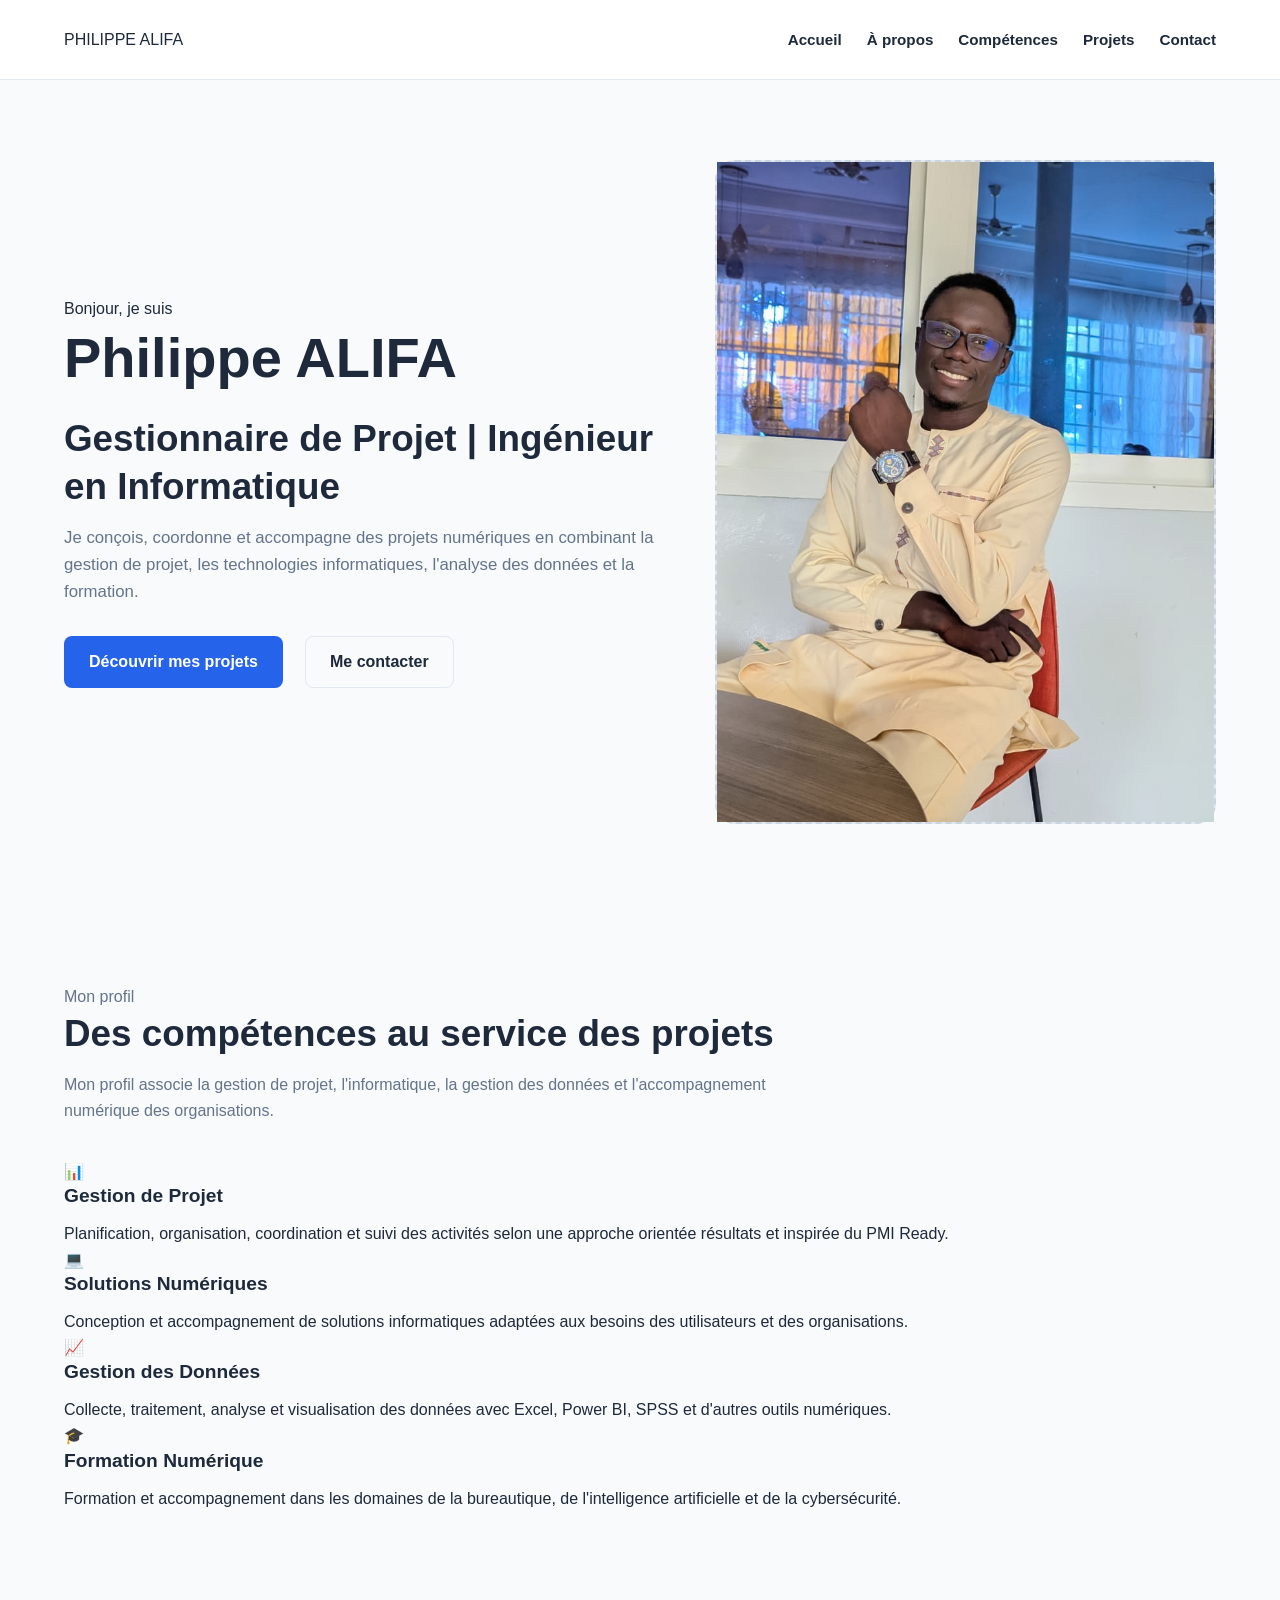
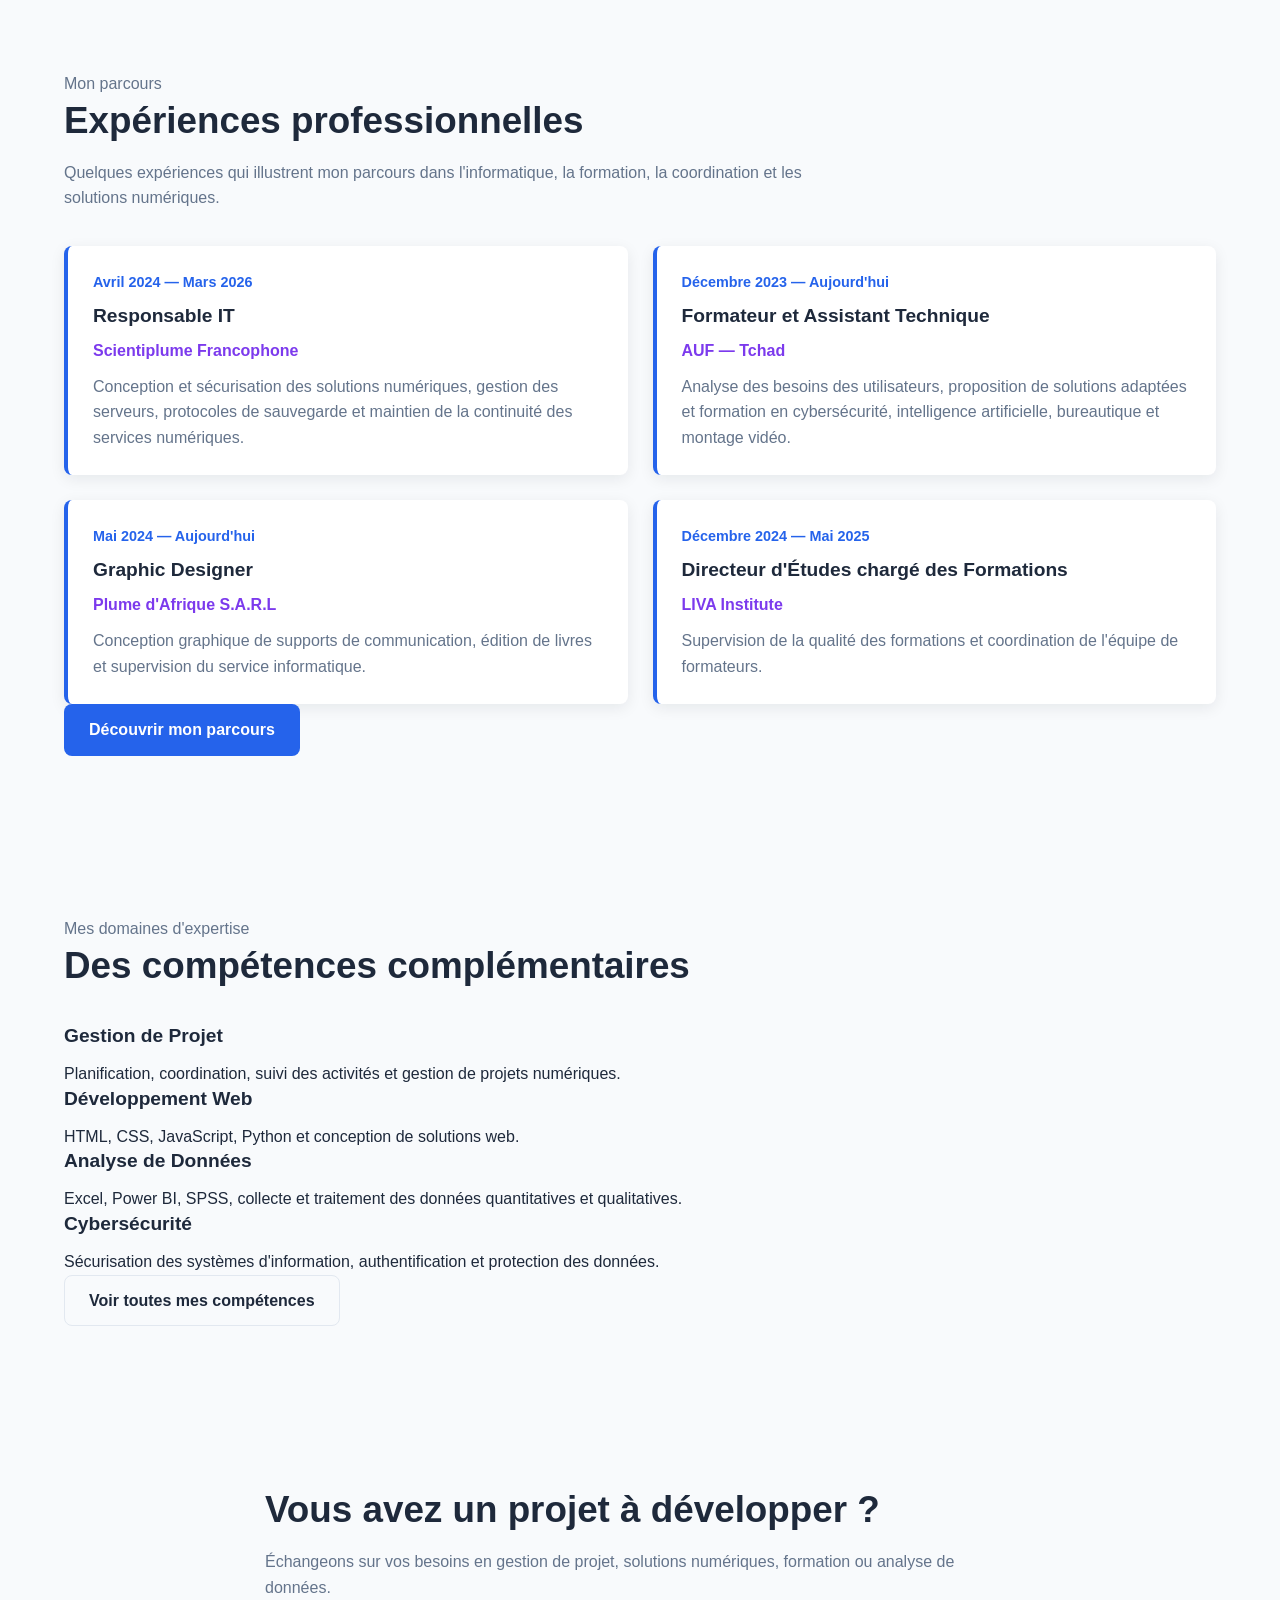
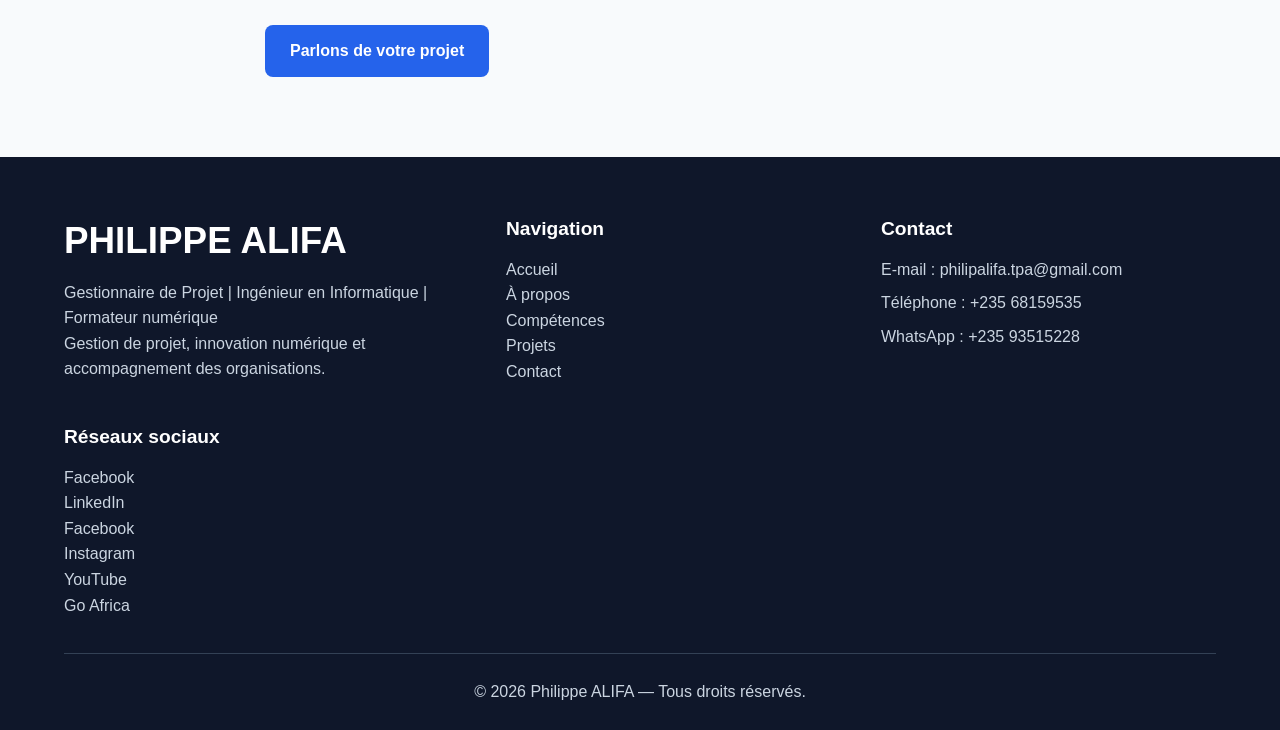
<file: index.html>
<!DOCTYPE html>
<html lang="fr">

<head>
    <!-- Encodage des caractères -->
    <meta charset="UTF-8">
    <!-- Adaptation aux écrans mobiles -->
    <meta name="viewport" content="width=device-width, initial-scale=1.0">
    <!-- Description du portfolio pour les moteurs de recherche -->
    <meta name="description"
        content="Portfolio professionnel de Philippe ALIFA, gestionnaire de projet PMI Ready, ingénieur en informatique, formateur numérique et gestionnaire de données.">
    <!-- Titre de la page -->
    <title>Philippe ALIFA | Gestionnaire de Projet</title>
    <!-- Feuille de style externe -->
    <link rel="stylesheet" href="style.css">
</head>

<body>

       <!-- EN-TÊTE DU SITE -->
    <header class="header">
        <!-- Logo ou nom du propriétaire du portfolio -->
        <a href="index.html" class="logo">
            PHILIPPE ALIFA
        </a>
        <!-- Menu de navigation principal -->
        <nav class="navigation" aria-label="Navigation principale">
            <ul class="nav-list">
                <li>
                    <a href="index.html" class="active">Accueil</a>
                </li>
                <li>
                    <a href="about.html">À propos</a>
                </li>
                <li>
                    <a href="skills.html">Compétences</a>
                </li>
                <li>
                    <a href="projects.html">Projets</a>
                </li>
                <li>
                    <a href="contact.html">Contact</a>
                </li>
            </ul>
        </nav>
    </header>

    <!-- CONTENU PRINCIPAL -->
    <main>
        <!-- SECTION HERO -->
        <section class="hero" id="accueil">
            <div class="hero-content">
                <!-- Petit texte de présentation -->
                <p class="hero-introduction">
                    Bonjour, je suis
                </p>
                <!-- Titre principal de la page -->
                <h1>
                    Philippe ALIFA
                </h1>
                <!-- Positionnement professionnel principal -->
                <h2>
                    Gestionnaire de Projet
                    <span>|</span>
                    Ingénieur en Informatique
                </h2>
                <!-- Présentation professionnelle -->
                <p class="hero-description">
                    Je conçois, coordonne et accompagne des projets numériques
                    en combinant la gestion de projet, les technologies
                    informatiques, l'analyse des données et la formation.
                </p>

                <!-- Boutons d'action -->
                <div class="hero-buttons">
                    <a href="projects.html" class="btn btn-primary">
                        Découvrir mes projets
                    </a>
                    <a href="contact.html" class="btn btn-secondary">
                        Me contacter
                    </a>
                </div>
            </div>

            <!-- Photo de profil -->
            <div class="hero-image">
                <img src="Philippe Alifa.png" alt="Photo professionnelle">
                <!--
                    <div class="image-placeholder">
                        <img src="./assets/images/Philippe Alifa.png" alt="Photo professionnelle">
                    </div>
                -->
            </div>
        </section>

        <!-- SECTION PRÉSENTATION -->
        <section class="presentation section" id="presentation">
            <div class="section-heading">
                <p class="section-subtitle">
                    Mon profil
                </p>
                <h2>
                    Des compétences au service des projets
                </h2>
                <p>
                    Mon profil associe la gestion de projet, l'informatique,
                    la gestion des données et l'accompagnement numérique
                    des organisations.
                </p>
            </div>

            <!-- Cartes de présentation -->
            <div class="presentation-cards">
                <!-- Carte 1 -->
                <article class="presentation-card">
                    <div class="card-icon">
                        📊
                    </div>
                    <h3>
                        Gestion de Projet
                    </h3>
                    <p>
                        Planification, organisation, coordination et suivi
                        des activités selon une approche orientée résultats
                        et inspirée du PMI Ready.
                    </p>
                </article>

                <!-- Carte 2 -->
                <article class="presentation-card">
                    <div class="card-icon">
                        💻
                    </div>
                    <h3>
                        Solutions Numériques
                    </h3>
                    <p>
                        Conception et accompagnement de solutions informatiques
                        adaptées aux besoins des utilisateurs et des organisations.
                    </p>
                </article>

                <!-- Carte 3 -->
                <article class="presentation-card">
                    <div class="card-icon">
                        📈
                    </div>
                    <h3>
                        Gestion des Données
                    </h3>
                    <p>
                        Collecte, traitement, analyse et visualisation des données
                        avec Excel, Power BI, SPSS et d'autres outils numériques.
                    </p>
                </article>

                <!-- Carte 4 -->
                <article class="presentation-card">
                    <div class="card-icon">
                        🎓
                    </div>
                    <h3>
                        Formation Numérique
                    </h3>
                    <p>
                        Formation et accompagnement dans les domaines de la
                        bureautique, de l'intelligence artificielle et de la cybersécurité.
                    </p>
                </article>
            </div>
        </section>

       <!-- SECTION EXPÉRIENCE -->
        <section class="experience section" id="experience">
            <div class="section-heading">
                <p class="section-subtitle">
                    Mon parcours
                </p>
                <h2>
                    Expériences professionnelles
                </h2>
                <p>
                    Quelques expériences qui illustrent mon parcours
                    dans l'informatique, la formation, la coordination
                    et les solutions numériques.
                </p>
            </div>

            <!-- Liste des expériences -->
            <div class="experience-list">
                <!-- Expérience 1 -->
                <article class="experience-item">
                    <p class="experience-date">
                        Avril 2024 — Mars 2026
                    </p>
                    <h3>
                        Responsable IT
                    </h3>
                    <h4>
                        Scientiplume Francophone
                    </h4>
                    <p>
                        Conception et sécurisation des solutions numériques,
                        gestion des serveurs, protocoles de sauvegarde et
                        maintien de la continuité des services numériques.
                    </p>
                </article>

                <!-- Expérience 2 -->
                <article class="experience-item">
                    <p class="experience-date">
                        Décembre 2023 — Aujourd'hui
                    </p>
                    <h3>
                        Formateur et Assistant Technique
                    </h3>
                    <h4>
                        AUF — Tchad
                    </h4>
                    <p>
                        Analyse des besoins des utilisateurs, proposition
                        de solutions adaptées et formation en cybersécurité,
                        intelligence artificielle, bureautique et montage vidéo.
                    </p>
                </article>

                <!-- Expérience 3 -->
                <article class="experience-item">
                    <p class="experience-date">
                        Mai 2024 — Aujourd'hui
                    </p>
                    <h3>
                        Graphic Designer
                    </h3>
                    <h4>
                        Plume d'Afrique S.A.R.L
                    </h4>
                    <p>
                        Conception graphique de supports de communication,
                        édition de livres et supervision du service informatique.
                    </p>
                </article>

                <!-- Expérience 4 -->
                <article class="experience-item">
                    <p class="experience-date">
                        Décembre 2024 — Mai 2025
                    </p>
                    <h3>
                        Directeur d'Études chargé des Formations
                    </h3>
                    <h4>
                        LIVA Institute
                    </h4>
                    <p>
                        Supervision de la qualité des formations et coordination
                        de l'équipe de formateurs.
                    </p>
                </article>
            </div>

            <!-- Lien vers la page complète du parcours -->
            <div class="section-button">
                <a href="about.html" class="btn btn-primary">
                    Découvrir mon parcours
                </a>
            </div>
        </section>
        <!-- SECTION COMPÉTENCES PRINCIPALES -->
        <section class="main-skills section" id="competences">
            <div class="section-heading">
                <p class="section-subtitle">
                    Mes domaines d'expertise
                </p>
                <h2>
                    Des compétences complémentaires
                </h2>
            </div>
            <div class="skills-preview">
                <article class="skill-item">
                    <h3>
                        Gestion de Projet
                    </h3>
                    <p>
                        Planification, coordination, suivi des activités
                        et gestion de projets numériques.
                    </p>
                </article>

                <article class="skill-item">
                    <h3>
                        Développement Web
                    </h3>
                    <p>
                        HTML, CSS, JavaScript, Python et conception
                        de solutions web.
                    </p>
                </article>

                <article class="skill-item">
                    <h3>
                        Analyse de Données
                    </h3>
                    <p>
                        Excel, Power BI, SPSS, collecte et traitement
                        des données quantitatives et qualitatives.
                    </p>
                </article>

                <article class="skill-item">
                    <h3>
                        Cybersécurité
                    </h3>
                    <p>
                        Sécurisation des systèmes d'information,
                        authentification et protection des données.
                    </p>
                </article>
            </div>

            <div class="section-button">
                <a href="skills.html" class="btn btn-secondary">
                    Voir toutes mes compétences
                </a>
            </div>
        </section>

        <!-- SECTION APPEL À L'ACTION -->
        <section class="call-to-action section" id="contact-cta">
            <div class="cta-content">
                <h2>
                    Vous avez un projet à développer ?
                </h2>
                <p>
                    Échangeons sur vos besoins en gestion de projet,
                    solutions numériques, formation ou analyse de données.
                </p>
                <a href="contact.html" class="btn btn-primary">
                    Parlons de votre projet
                </a>
            </div>
        </section>
    </main>

    <footer class="footer">
        <div class="footer-content">
            <!-- Informations principales -->
            <div class="footer-about">
                <h2>
                    PHILIPPE ALIFA
                </h2>
                <p>
                    Gestionnaire de Projet | Ingénieur en Informatique |
                    Formateur numérique
                </p>
                <p>
                    Gestion de projet, innovation numérique et accompagnement
                    des organisations.
                </p>
            </div>

            <!-- Navigation du footer -->
            <div class="footer-navigation">
                <h3>
                    Navigation
                </h3>
                <ul>
                    <li>
                        <a href="index.html">Accueil</a>
                    </li>
                    <li>
                        <a href="about.html">À propos</a>
                    </li>
                    <li>
                        <a href="skills.html">Compétences</a>
                    </li>
                    <li>
                        <a href="projects.html">Projets</a>
                    </li>
                    <li>
                        <a href="contact.html">Contact</a>
                    </li>
                </ul>
            </div>

            <!-- Coordonnées -->
            <div class="footer-contact">
                <h3>
                    Contact
                </h3>
                <p>
                    E-mail :
                    <a href="mailto:philipalifa.tpa@gmail.com">
                        philipalifa.tpa@gmail.com
                    </a>
                </p>
                <p>
                    Téléphone :
                    <a href="tel:+23568159535">
                        +235 68159535
                    </a>
                </p>
                <p>
                    WhatsApp :
                    <a href="https://wa.me/23593515228" target="_blank" rel="noopener noreferrer">
                        +235 93515228
                    </a>
                </p>
            </div>

            <!-- Réseaux sociaux -->
            <div class="footer-socials">
                <h3>
                    Réseaux sociaux
                </h3>
                <ul>
                    <li>
                        <a href="https://www.facebook.com/philip.alifa.98" aria-label="Facebook">
                            Facebook
                        </a>
                    </li>
                    <li>
                        <a href="https://www.linkedin.com/in/philippe-alifa-65577329b" aria-label="LinkedIn">
                            LinkedIn
                        </a>
                    </li>
                    <li>
                        <a href="https://www.facebook.com/philip.alifa.98" aria-label="Facebook">
                            Facebook
                        </a>
                    </li>
                    <li>
                        <a href="https://www.instagram.com/philip.alifa98/" aria-label="Instagram">
                            Instagram
                        </a>
                    </li>
                    <li>
                        <a href="https://studio.youtube.com/channel/UCODXy73CHc1AhnGASCOPeVA/videos/upload?filter=%5B%5D&sort=%7B%22columnType%22%3A%22date%22%2C%22sortOrder%22%3A%22DESCENDING%22%7D" aria-label="YouTube">
                            YouTube
                        </a>
                    </li>
                    <li>
                        <a href="https://www.goafricaonline.com/td/user/514411-philippe-alifa" aria-label="Go Africa">
                            Go Africa
                        </a>
                    </li>
                </ul>
            </div>
        </div>

        <!-- Copyright -->
        <div class="footer-bottom">
            <p>
                &copy; 2026 Philippe ALIFA — Tous droits réservés.
            </p>

        </div>
    </footer>

    <!-- Fichier JavaScript principal -->
    <!-- Le fichier sera utilisé dans les prochaines étapes -->
    <script src="app.js" defer></script>

</body>
</html>
</file>
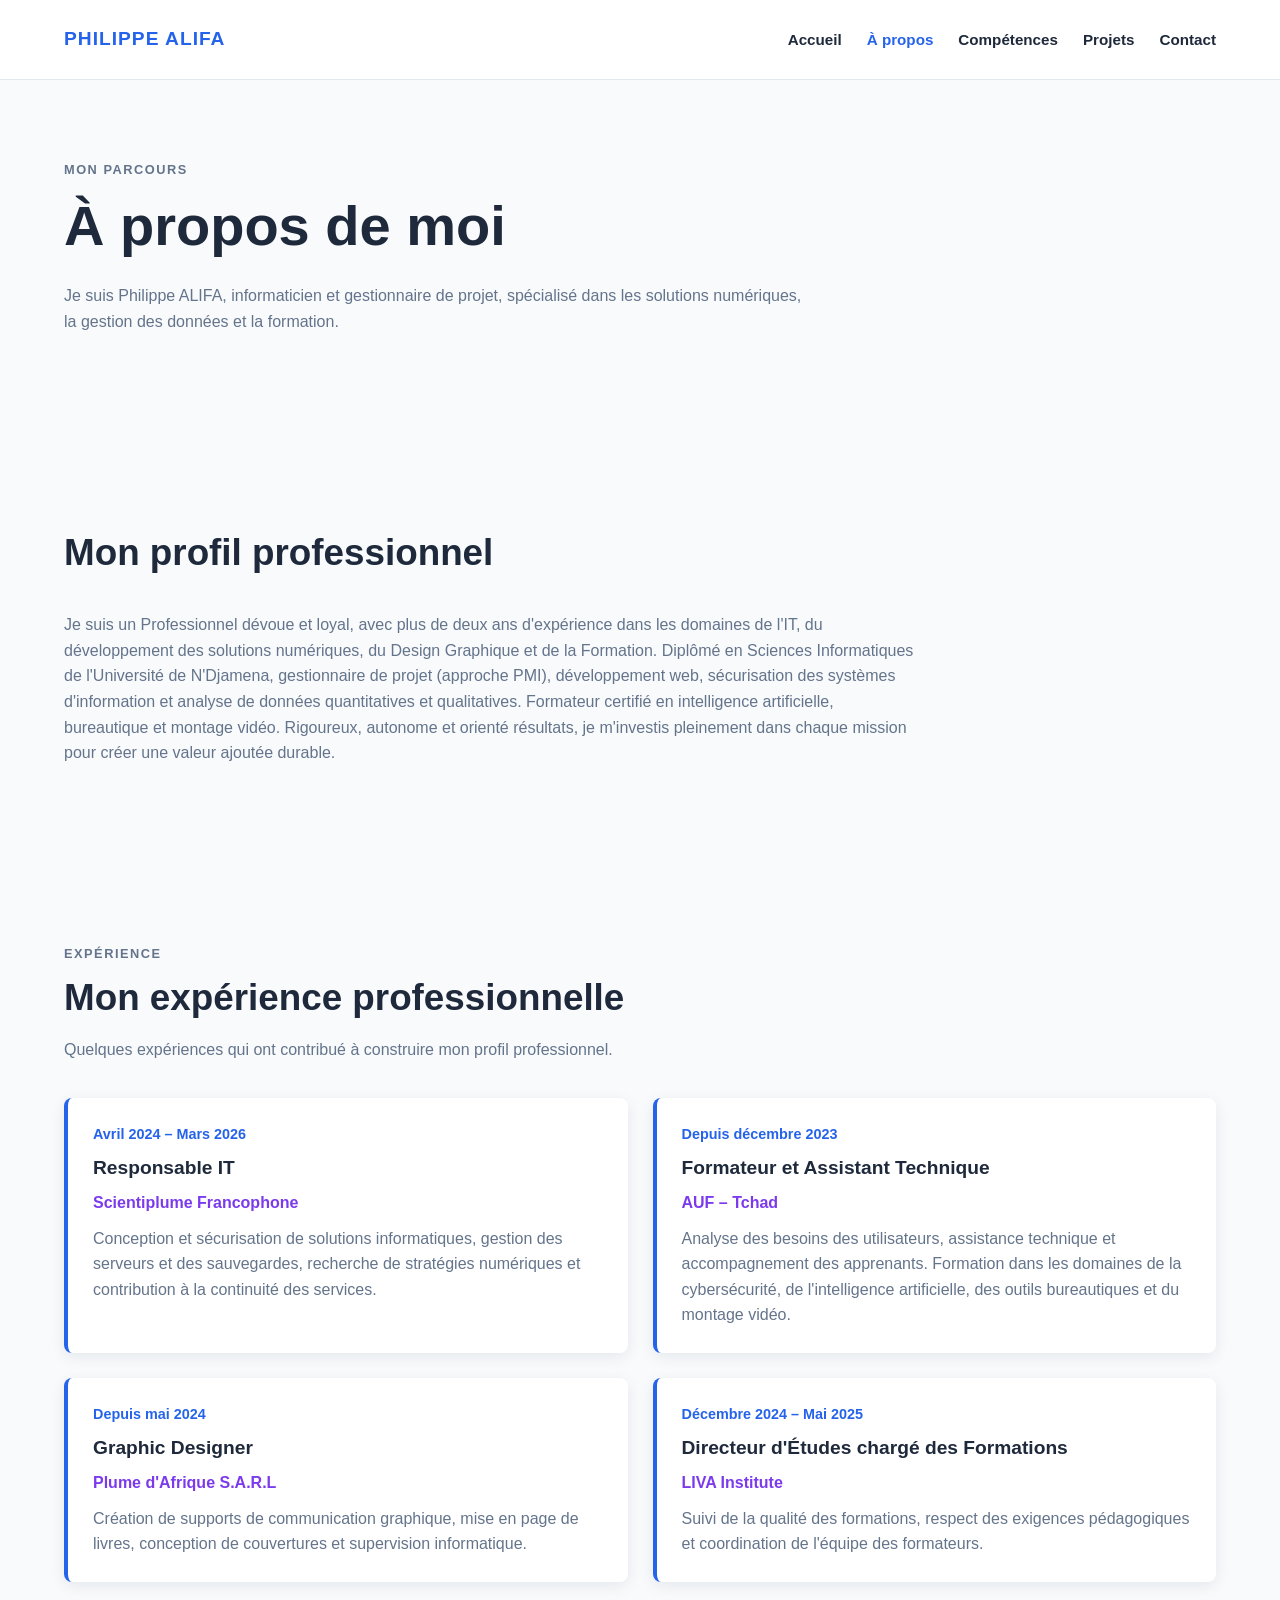
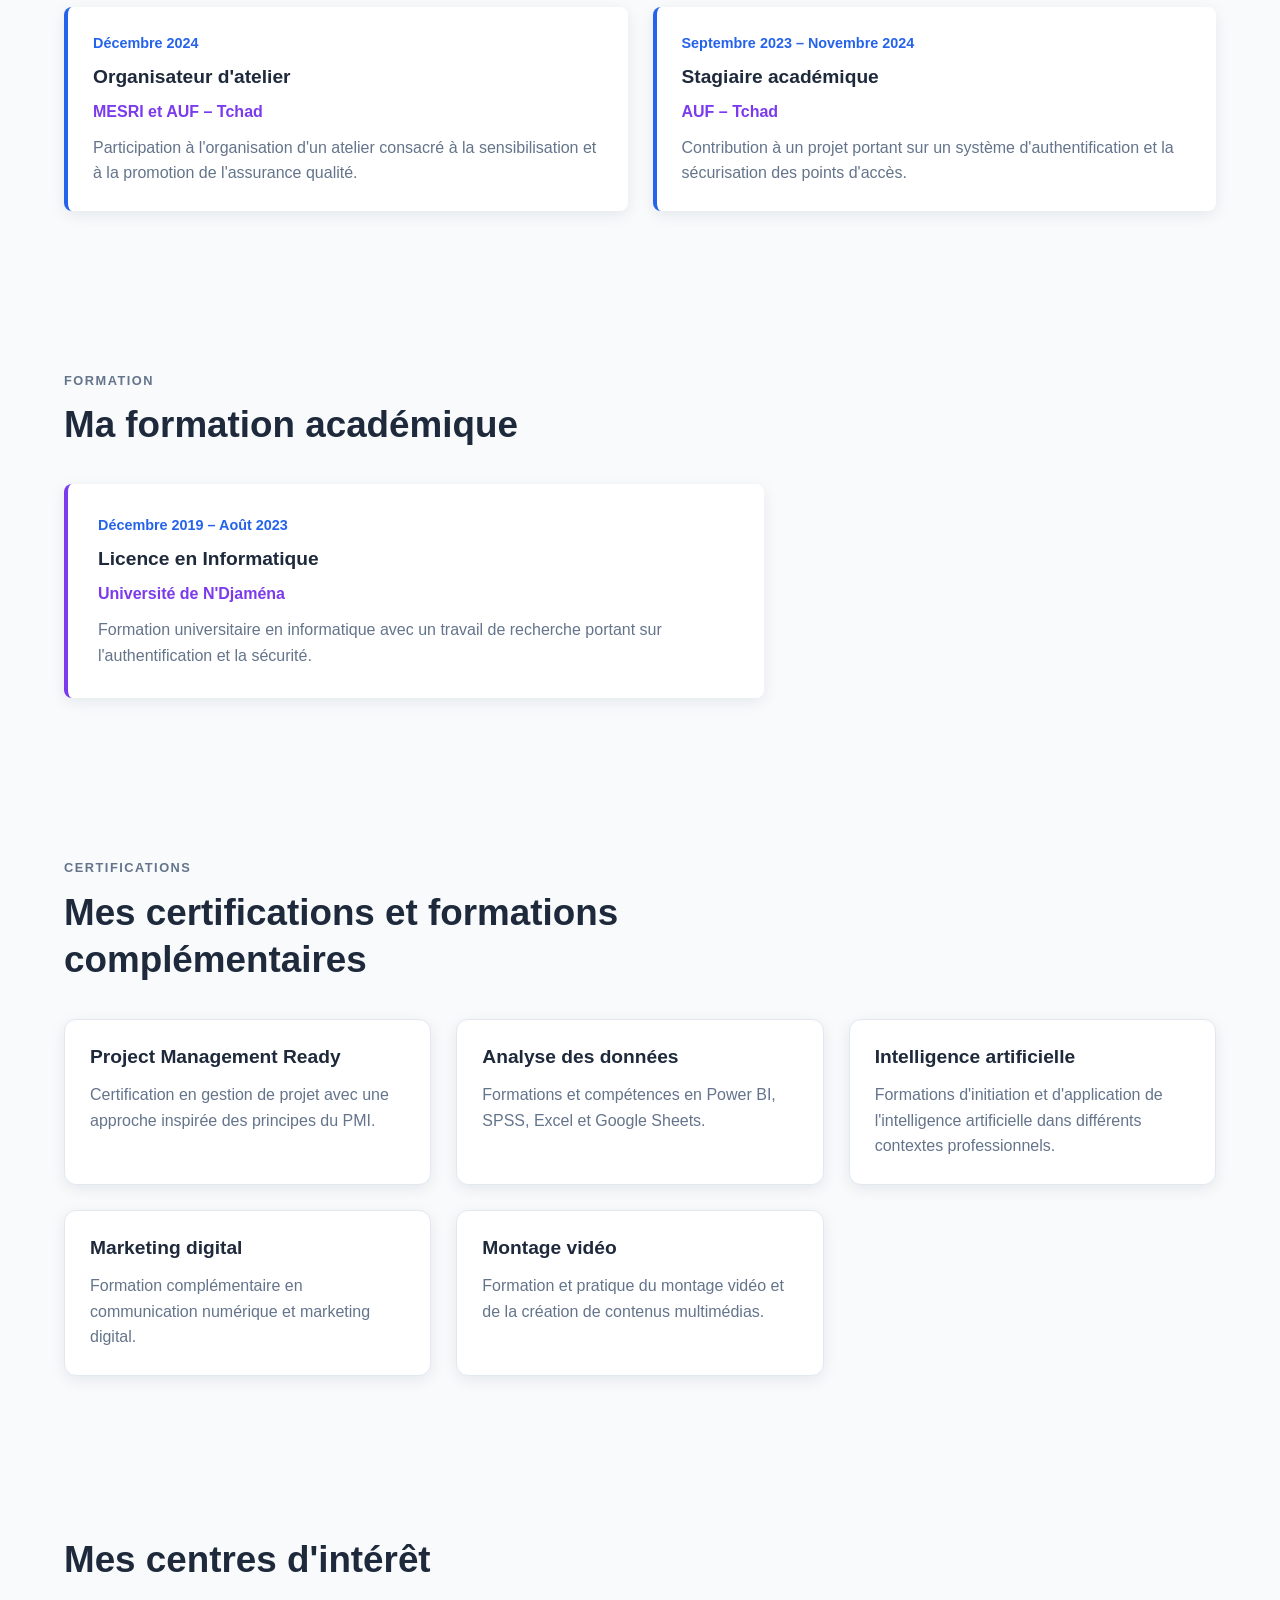
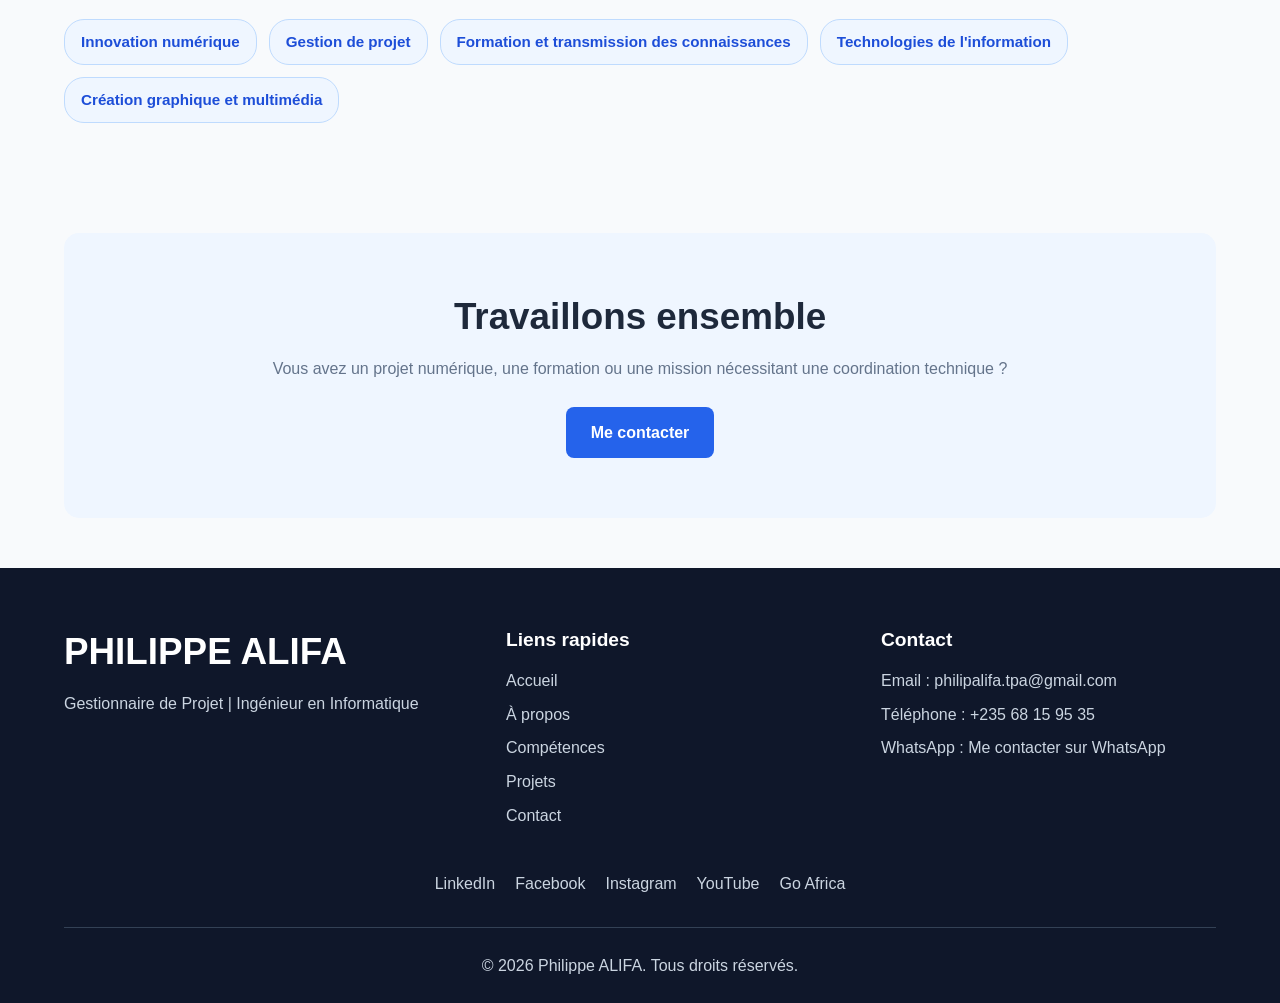
<file: about.html>
<!DOCTYPE html>
<html lang="fr">

<head>
    <!-- Informations générales de la page -->
    <meta charset="UTF-8">

    <!-- Adaptation de la page aux téléphones et tablettes -->
    <meta name="viewport" content="width=device-width, initial-scale=1.0">

    <!-- Description de la page pour les moteurs de recherche -->
    <meta name="description"
        content="Découvrez le parcours professionnel, la formation et les compétences de Philippe ALIFA.">

    <!-- Titre affiché dans l'onglet du navigateur -->
    <title>À propos | Philippe ALIFA</title>

    <!-- Liaison avec le fichier CSS principal -->
    <link rel="stylesheet" href="style.css">
</head>

<body>

    <!-- 1. EN-TÊTE DU SITE -->
    <header class="header">
        <!-- Logo ou nom du portfolio -->
        <div class="logo">
            <a href="index.html">PHILIPPE ALIFA</a>
        </div>
        <!-- Menu de navigation principal -->
        <nav class="navbar" aria-label="Navigation principale">
            <ul class="nav-list">
                <li>
                    <a href="index.html">Accueil</a>
                </li>
                <li>
                    <a href="about.html" aria-current="page">À propos</a>
                </li>
                <li>
                    <a href="skills.html">Compétences</a>
                </li>
                <li>
                    <a href="projects.html">Projets</a>
                </li>
                <li>
                    <a href="contact.html">Contact</a>
                </li>
            </ul>
        </nav>
    </header>

    <!-- 2. CONTENU PRINCIPAL -->
    <main>
        <!-- 2.1. INTRODUCTION DE LA PAGE -->
        <section class="section page-introduction">
            <div class="section-heading">
                <p class="section-label">
                    MON PARCOURS
                </p>
                <h1>
                    À propos de moi
                </h1>
                <p>
                    Je suis Philippe ALIFA, informaticien et gestionnaire
                    de projet, spécialisé dans les solutions numériques,
                    la gestion des données et la formation.
                </p>

            </div>

        </section>


        <!-- 2.2. PRÉSENTATION PROFESSIONNELLE -->
        <section class="section about-profile">
            <div class="section-heading">
                <h2>
                    Mon profil professionnel
                </h2>
            </div>
            <div class="about-content">
                <div class="about-text">
                    <p>
                        Je suis un Professionnel dévoue et loyal, avec plus de deux ans d'expérience dans les domaines de l'IT, du développement des solutions numériques, du Design Graphique et de la Formation. Diplômé en Sciences Informatiques de l'Université de N'Djamena, gestionnaire de projet (approche PMI), développement web, sécurisation des systèmes d'information et analyse de données quantitatives et qualitatives. Formateur certifié en intelligence artificielle, bureautique et montage vidéo. Rigoureux, autonome et orienté résultats, je m'investis pleinement dans chaque mission pour créer une valeur ajoutée durable.
                    </p>
                </div>
            </div>

        </section>
        <!-- 2.3. EXPÉRIENCES PROFESSIONNELLES -->
        <section class="section experience-section">
            <div class="section-heading">
                <p class="section-label">
                    EXPÉRIENCE
                </p>
                <h2>
                    Mon expérience professionnelle
                </h2>
                <p>
                    Quelques expériences qui ont contribué à construire
                    mon profil professionnel.
                </p>
            </div>

            <div class="experience-list">
                <!-- Expérience 1 -->
                <article class="experience-item">
                    <p class="experience-date">
                        Avril 2024 – Mars 2026
                    </p>
                    <h3>
                        Responsable IT
                    </h3>
                    <h4>
                        Scientiplume Francophone
                    </h4>
                    <p>
                        Conception et sécurisation de solutions
                        informatiques, gestion des serveurs et des
                        sauvegardes, recherche de stratégies numériques
                        et contribution à la continuité des services.
                    </p>
                </article>

                <!-- Expérience 2 -->
                <article class="experience-item">
                    <p class="experience-date">
                        Depuis décembre 2023
                    </p>
                    <h3>
                        Formateur et Assistant Technique
                    </h3>
                    <h4>
                        AUF – Tchad
                    </h4>
                    <p>
                        Analyse des besoins des utilisateurs, assistance
                        technique et accompagnement des apprenants.
                        Formation dans les domaines de la cybersécurité,
                        de l'intelligence artificielle, des outils
                        bureautiques et du montage vidéo.
                    </p>
                </article>

                <!-- Expérience 3 -->
                <article class="experience-item">
                    <p class="experience-date">
                        Depuis mai 2024
                    </p>
                    <h3>
                        Graphic Designer
                    </h3>

                    <h4>
                        Plume d'Afrique S.A.R.L
                    </h4>

                    <p>
                        Création de supports de communication graphique,
                        mise en page de livres, conception de couvertures
                        et supervision informatique.
                    </p>

                </article>


                <!-- Expérience 4 -->
                <article class="experience-item">

                    <p class="experience-date">
                        Décembre 2024 – Mai 2025
                    </p>

                    <h3>
                        Directeur d'Études chargé des Formations
                    </h3>

                    <h4>
                        LIVA Institute
                    </h4>

                    <p>
                        Suivi de la qualité des formations, respect des
                        exigences pédagogiques et coordination de l'équipe
                        des formateurs.
                    </p>

                </article>


                <!-- Expérience 5 -->
                <article class="experience-item">

                    <p class="experience-date">
                        Décembre 2024
                    </p>

                    <h3>
                        Organisateur d'atelier
                    </h3>

                    <h4>
                        MESRI et AUF – Tchad
                    </h4>
                    <p>
                        Participation à l'organisation d'un atelier
                        consacré à la sensibilisation et à la promotion
                        de l'assurance qualité.
                    </p>
                </article>

                <!-- Expérience 6 -->
                <article class="experience-item">

                    <p class="experience-date">
                        Septembre 2023 – Novembre 2024
                    </p>

                    <h3>
                        Stagiaire académique
                    </h3>

                    <h4>
                        AUF – Tchad
                    </h4>

                    <p>
                        Contribution à un projet portant sur un système
                        d'authentification et la sécurisation des points
                        d'accès.
                    </p>

                </article>

            </div>

        </section>


        <!-- =========================================
             2.4. FORMATION ACADÉMIQUE
             ========================================= -->
        <section class="section education-section">

            <div class="section-heading">

                <p class="section-label">
                    FORMATION
                </p>

                <h2>
                    Ma formation académique
                </h2>

            </div>

            <article class="education-item">

                <p class="experience-date">
                    Décembre 2019 – Août 2023
                </p>

                <h3>
                    Licence en Informatique
                </h3>

                <h4>
                    Université de N'Djaména
                </h4>

                <p>
                    Formation universitaire en informatique avec un
                    travail de recherche portant sur l'authentification
                    et la sécurité.
                </p>

            </article>

        </section>


        <!-- 2.5. CERTIFICATIONS -->
        <section class="section certifications-section">

            <div class="section-heading">

                <p class="section-label">
                    CERTIFICATIONS
                </p>

                <h2>
                    Mes certifications et formations complémentaires
                </h2>

            </div>

            <div class="cards-grid">

                <!-- Certification 1 -->
                <article class="card">

                    <h3>
                        Project Management Ready
                    </h3>

                    <p>
                        Certification en gestion de projet avec une
                        approche inspirée des principes du PMI.
                    </p>

                </article>


                <!-- Certification 2 -->
                <article class="card">

                    <h3>
                        Analyse des données
                    </h3>

                    <p>
                        Formations et compétences en Power BI, SPSS,
                        Excel et Google Sheets.
                    </p>

                </article>


                <!-- Certification 3 -->
                <article class="card">

                    <h3>
                        Intelligence artificielle
                    </h3>

                    <p>
                        Formations d'initiation et d'application de
                        l'intelligence artificielle dans différents
                        contextes professionnels.
                    </p>

                </article>


                <!-- Certification 4 -->
                <article class="card">

                    <h3>
                        Marketing digital
                    </h3>

                    <p>
                        Formation complémentaire en communication
                        numérique et marketing digital.
                    </p>

                </article>


                <!-- Certification 5 -->
                <article class="card">

                    <h3>
                        Montage vidéo
                    </h3>

                    <p>
                        Formation et pratique du montage vidéo et de
                        la création de contenus multimédias.
                    </p>

                </article>

            </div>

        </section>


        <!-- =========================================
             2.6. CENTRES D'INTÉRÊT
             ========================================= -->
        <section class="section interests-section">

            <div class="section-heading">

                <h2>
                    Mes centres d'intérêt
                </h2>

            </div>

            <ul class="skills-list">

                <li>
                    Innovation numérique
                </li>

                <li>
                    Gestion de projet
                </li>

                <li>
                    Formation et transmission des connaissances
                </li>

                <li>
                    Technologies de l'information
                </li>

                <li>
                    Création graphique et multimédia
                </li>

            </ul>

        </section>


        <!-- =========================================
             2.7. BOUTON D'ACTION
             ========================================= -->
        <section class="section cta-section">

            <div class="cta-content">

                <h2>
                    Travaillons ensemble
                </h2>

                <p>
                    Vous avez un projet numérique, une formation ou une
                    mission nécessitant une coordination technique ?
                </p>

                <a href="contact.html" class="btn btn-primary">
                    Me contacter
                </a>

            </div>

        </section>

    </main>


    <!-- =========================================
         3. PIED DE PAGE
         ========================================= -->
    <footer class="footer">

        <div class="footer-content">

            <!-- Nom et description -->
            <div class="footer-brand">

                <h2>
                    PHILIPPE ALIFA
                </h2>

                <p>
                    Gestionnaire de Projet | Ingénieur en Informatique
                </p>

            </div>


            <!-- Liens rapides -->
            <div class="footer-links">

                <h3>
                    Liens rapides
                </h3>

                <ul>

                    <li>
                        <a href="index.html">Accueil</a>
                    </li>

                    <li>
                        <a href="about.html">À propos</a>
                    </li>

                    <li>
                        <a href="skills.html">Compétences</a>
                    </li>

                    <li>
                        <a href="projects.html">Projets</a>
                    </li>

                    <li>
                        <a href="contact.html">Contact</a>
                    </li>

                </ul>

            </div>


            <!-- Coordonnées -->
            <div class="footer-contact">

                <h3>
                    Contact
                </h3>

                <p>
                    Email :
                    <a href="mailto:philipalifa.tpa@gmail.com">
                        philipalifa.tpa@gmail.com
                    </a>
                </p>

                <p>
                    Téléphone :
                    <a href="tel:+23568159535">
                        +235 68 15 95 35
                    </a>
                </p>

                <p>
                    WhatsApp :
                    <a href="https://wa.me/23593515228" target="_blank">
                        Me contacter sur WhatsApp
                    </a>
                </p>

            </div>

        </div>

        <!-- Réseaux sociaux -->
        <div class="social-links">
            <a href="https://linkedin.com/in/philippe-alifa-65577329b" target="_blank" rel="noopener noreferrer">
                LinkedIn
            </a>
            <a href="https://www.facebook.com/philip.alifa.98" aria-label="Lien Facebook à compléter">
                Facebook
            </a>
            <a href="https://www.instagram.com/philip.alifa98/" aria-label="Lien Instagram à compléter">
                Instagram
            </a>
            <a href="https://studio.youtube.com/channel/UCODXy73CHc1AhnGASCOPeVA/videos/upload?filter=%5B%5D&sort=%7B%22columnType%22%3A%22date%22%2C%22sortOrder%22%3A%22DESCENDING%22%7D" aria-label="Lien YouTube à compléter">
                YouTube
            </a>
            <a href="https://www.goafricaonline.com/td/user/514411-philippe-alifa" aria-label="Lien Go Africa à compléter">
                Go Africa
            </a>
        </div>

        <!-- Copyright automatique -->
        <div class="footer-bottom">
            <p>
                &copy; <span id="annee"></span> Philippe ALIFA.
                Tous droits réservés.
            </p>
        </div>
    </footer>

    <!-- Fichier JavaScript principal -->
    <script src="app.js" defer></script>

</body>
</html>
</file>
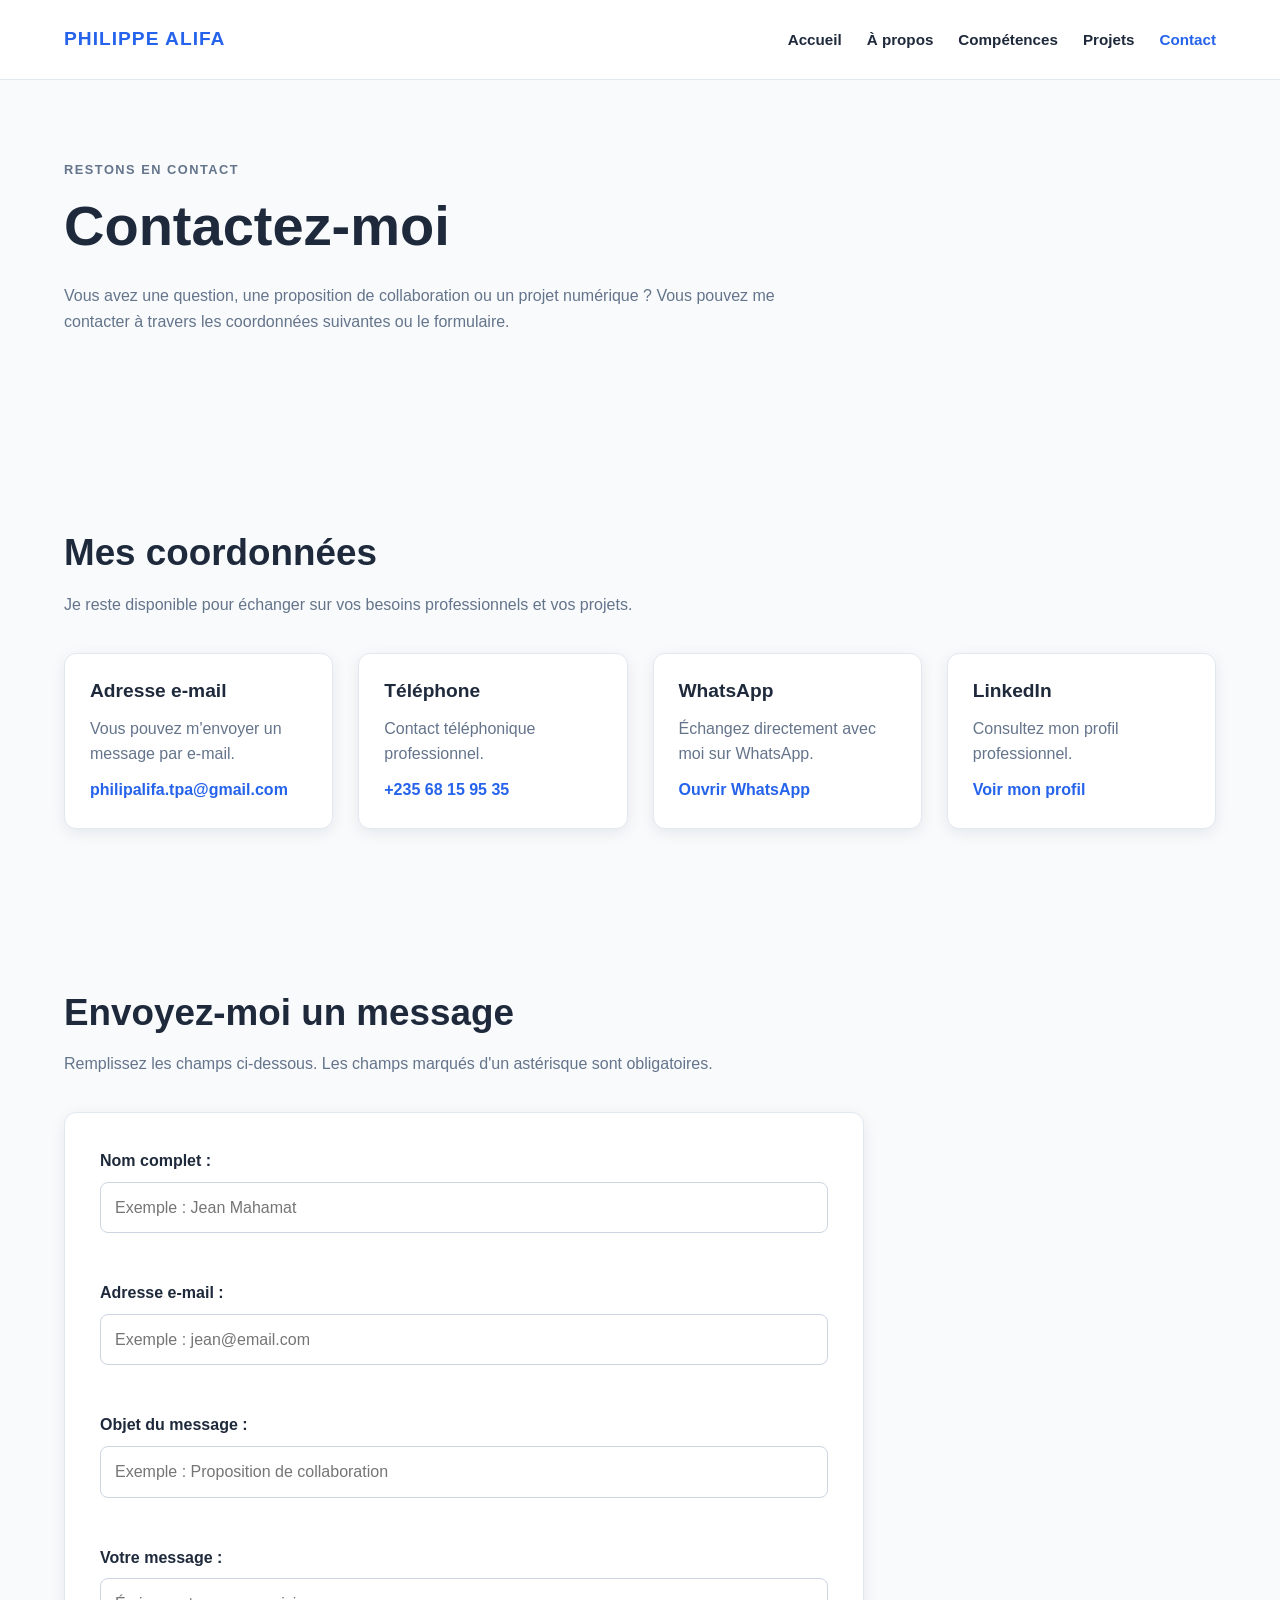
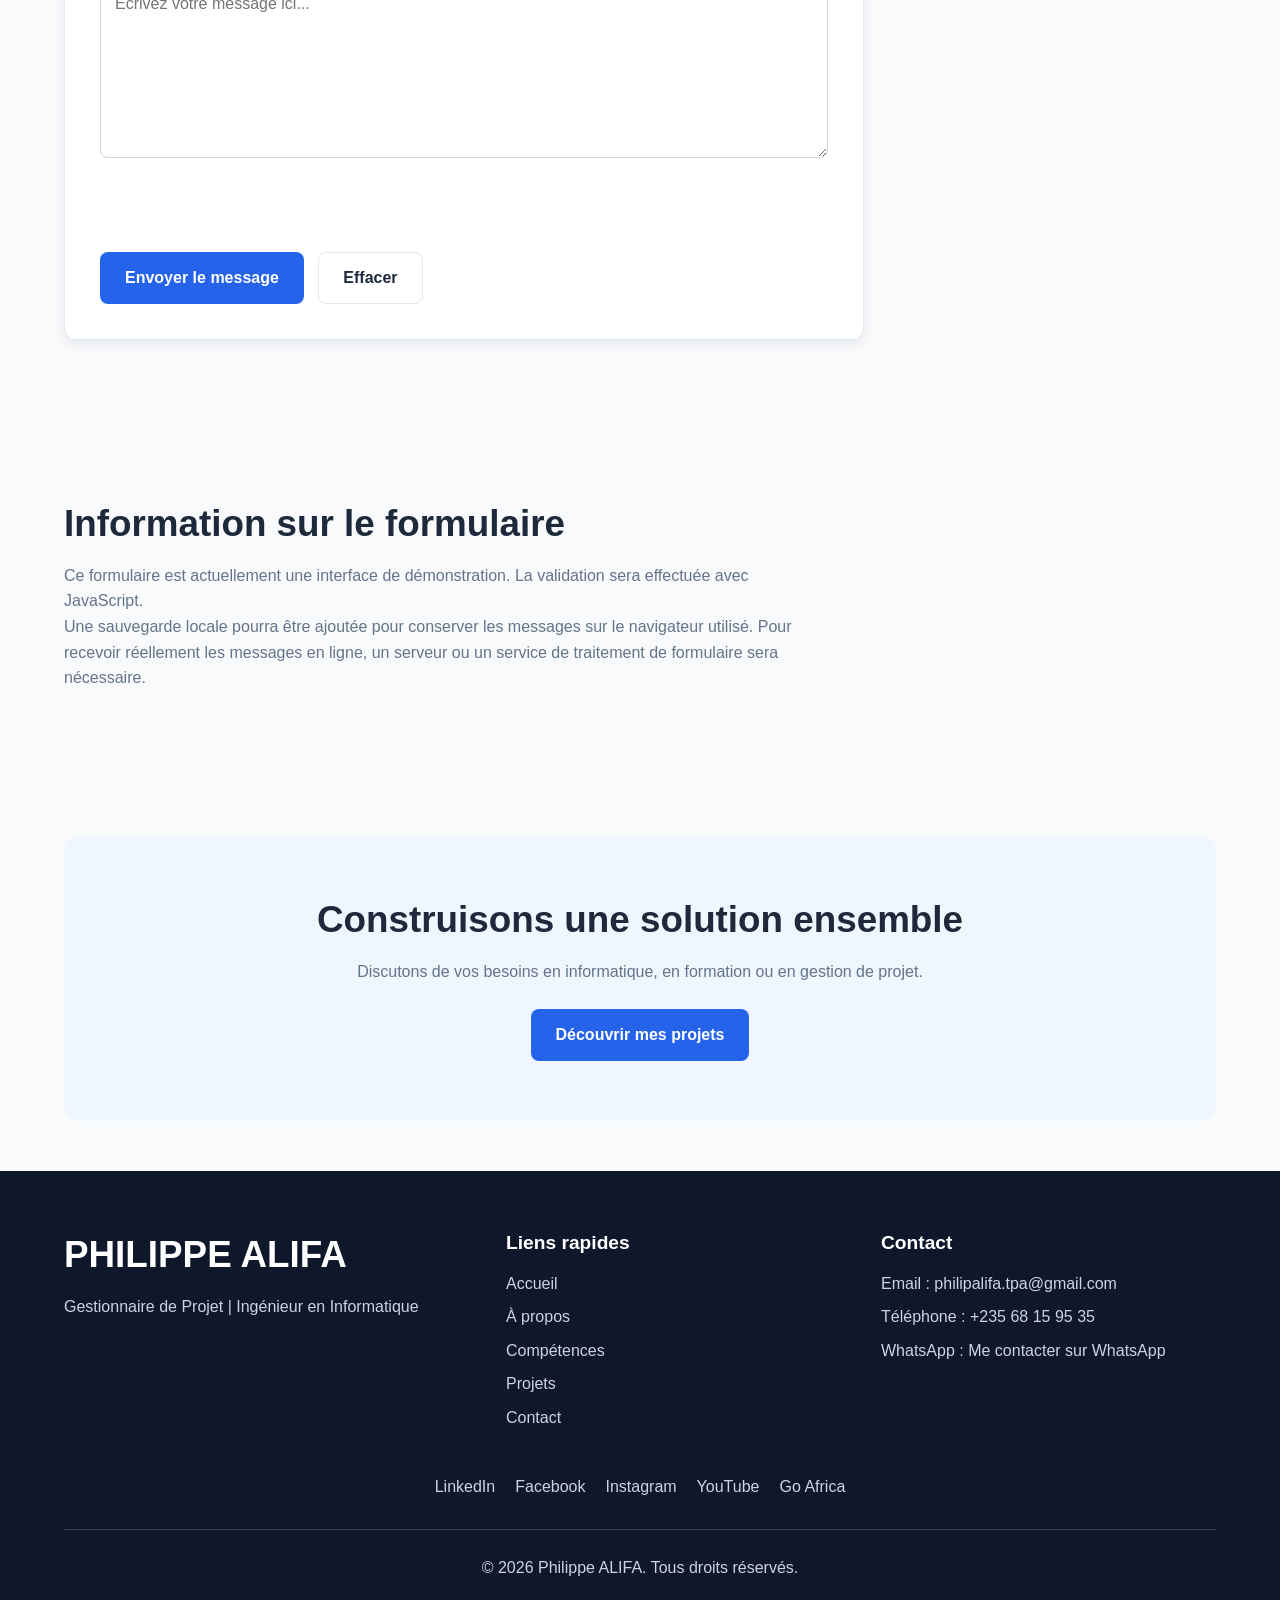
<file: contact.html>
<!DOCTYPE html>
<html lang="fr">

<head>
    <!-- Informations générales de la page -->
    <meta charset="UTF-8">
    <!-- Adaptation aux écrans mobiles et tablettes -->
    <meta name="viewport" content="width=device-width, initial-scale=1.0">
    <!-- Description de la page -->
    <meta name="description"
        content="Contactez Philippe ALIFA pour vos projets informatiques, numériques et de gestion de projet.">
    <!-- Titre de la page -->
    <title>Contact | Philippe ALIFA</title>
    <!-- Liaison avec le fichier CSS principal -->
    <link rel="stylesheet" href="style.css">
</head>

<body>

    <!-- 1. EN-TÊTE DU SITE -->
    <header class="header">
        <!-- Logo du portfolio -->
        <div class="logo">
            <a href="index.html">
                PHILIPPE ALIFA
            </a>
        </div>

        <!-- Menu de navigation principal -->
        <nav class="navbar" aria-label="Navigation principale">
            <ul class="nav-list">
                <li>
                    <a href="index.html">
                        Accueil
                    </a>
                </li>
                <li>
                    <a href="about.html">
                        À propos
                    </a>
                </li>
                <li>
                    <a href="skills.html">
                        Compétences
                    </a>
                </li>
                <li>
                    <a href="projects.html">
                        Projets
                    </a>
                </li>
                <li>
                    <a href="contact.html" aria-current="page">
                        Contact
                    </a>
                </li>
            </ul>
        </nav>
    </header>

    <!-- 2. CONTENU PRINCIPAL -->
    <main>
        <!-- 2.1. INTRODUCTION -->
        <section class="section page-introduction">
            <div class="section-heading">
                <p class="section-label">
                    RESTONS EN CONTACT
                </p>
                <h1>
                    Contactez-moi
                </h1>
                <p>
                    Vous avez une question, une proposition de collaboration
                    ou un projet numérique ? Vous pouvez me contacter
                    à travers les coordonnées suivantes ou le formulaire.
                </p>
            </div>
        </section>

        <!-- 2.2. INFORMATIONS DE CONTACT -->
        <section class="section contact-section">
            <div class="section-heading">
                <h2>
                    Mes coordonnées
                </h2>
                <p>
                    Je reste disponible pour échanger sur vos besoins
                    professionnels et vos projets.
                </p>
            </div>

            <div class="cards-grid">
                <!-- Adresse e-mail -->
                <article class="card contact-card">
                    <h3>
                        Adresse e-mail
                    </h3>
                    <p>
                        Vous pouvez m'envoyer un message par e-mail.
                    </p>
                    <a href="mailto:philipalifa.tpa@gmail.com">
                        philipalifa.tpa@gmail.com
                    </a>
                </article>

                <!-- Téléphone -->
                <article class="card contact-card">
                    <h3>
                        Téléphone
                    </h3>
                    <p>
                        Contact téléphonique professionnel.
                    </p>
                    <a href="tel:+23568159535">
                        +235 68 15 95 35
                    </a>
                </article>

                <!-- WhatsApp -->
                <article class="card contact-card">
                    <h3>
                        WhatsApp
                    </h3>
                    <p>
                        Échangez directement avec moi sur WhatsApp.
                    </p>
                    <a href="https://wa.me/23593515228" target="_blank" rel="noopener noreferrer">
                        Ouvrir WhatsApp
                    </a>
                </article>

                <!-- LinkedIn -->
                <article class="card contact-card">
                    <h3>
                        LinkedIn
                    </h3>
                    <p>
                        Consultez mon profil professionnel.
                    </p>
                    <a href="https://linkedin.com/in/philippe-alifa-65577329b" target="_blank" rel="noopener noreferrer">
                        Voir mon profil
                    </a>
                </article>
            </div>
        </section>


        <!-- 2.3. FORMULAIRE DE CONTACT -->
        <section class="section form-section">
            <div class="section-heading">
                <h2>
                    Envoyez-moi un message
                </h2>
                <p>
                    Remplissez les champs ci-dessous. Les champs marqués
                    d'un astérisque sont obligatoires.
                </p>
            </div>

            <!--
                Le formulaire sera traité avec JavaScript.
                Pour le moment, aucune donnée n'est envoyée
                vers un serveur distant.
            -->
            <form id="contactForm" class="contact-form" novalidate>
                <!-- CHAMP NOM -->
                <div class="form-group">
                    <label for="nom">
                        Nom complet :
                    </label>
                    <input
                        type="text"
                        id="nom"
                        name="nom"
                        placeholder="Exemple : Jean Mahamat"
                        required
                        autocomplete="name">
                    <!-- Message d'erreur du champ nom -->
                    <small id="nomErreur" class="form-error"></small>
                </div>


                <!-- CHAMP E-MAIL -->
                <div class="form-group">
                    <label for="email">
                        Adresse e-mail :
                    </label>
                    <input
                        type="email"
                        id="email"
                        name="email"
                        placeholder="Exemple : jean@email.com"
                        required
                        autocomplete="email">
                    <!-- Message d'erreur du champ e-mail -->
                    <small id="emailErreur" class="form-error"></small>
                </div>

                <!-- CHAMP OBJET -->
                <div class="form-group">
                    <label for="objet">
                        Objet du message :
                    </label>
                    <input
                        type="text"
                        id="objet"
                        name="objet"
                        placeholder="Exemple : Proposition de collaboration"
                        required>
                    <!-- Message d'erreur du champ objet -->
                    <small id="objetErreur" class="form-error"></small>
                </div>


                <!-- CHAMP MESSAGE -->
                <div class="form-group">
                    <label for="message">
                        Votre message :
                    </label>
                    <textarea
                        id="message"
                        name="message"
                        rows="6"
                        placeholder="Écrivez votre message ici..."
                        required></textarea>
                    <!-- Message d'erreur du champ message -->
                    <small id="messageErreur" class="form-error"></small>
                </div>

                <!-- Zone d'affichage du résultat -->
                <div id="formMessage" class="form-message" role="status">
                </div>

                <!-- Bouton d'envoi -->
                <button type="submit" class="btn btn-primary">
                    Envoyer le message
                </button>

                <!-- Bouton de réinitialisation -->
                <button type="reset" class="btn btn-secondary">
                    Effacer
                </button>
            </form>
        </section>


        <!-- 2.4. INFORMATIONS IMPORTANTES -->
        <section class="section information-section">
            <div class="section-heading">
                <h2>
                    Information sur le formulaire
                </h2>
                <p>
                    Ce formulaire est actuellement une interface
                    de démonstration. La validation sera effectuée
                    avec JavaScript.
                </p>
                <p>
                    Une sauvegarde locale pourra être ajoutée pour
                    conserver les messages sur le navigateur utilisé.
                    Pour recevoir réellement les messages en ligne,
                    un serveur ou un service de traitement de formulaire
                    sera nécessaire.
                </p>
            </div>
        </section>

        <!-- 2.5. APPEL À L'ACTION -->
        <section class="section cta-section">
            <div class="cta-content">
                <h2>
                    Construisons une solution ensemble
                </h2>
                <p>
                    Discutons de vos besoins en informatique,
                    en formation ou en gestion de projet.
                </p>
                <a href="projects.html" class="btn btn-primary">
                    Découvrir mes projets
                </a>
            </div>
        </section>
    </main>


    <!-- 3. PIED DE PAGE -->
    <footer class="footer">
        <div class="footer-content">
            <!-- Présentation du portfolio -->
            <div class="footer-brand">
                <h2>
                    PHILIPPE ALIFA
                </h2>
                <p>
                    Gestionnaire de Projet | Ingénieur en Informatique
                </p>
            </div>

            <!-- Liens rapides -->
            <div class="footer-links">
                <h3>
                    Liens rapides
                </h3>
                <ul>
                    <li>
                        <a href="index.html">
                            Accueil
                        </a>
                    </li>
                    <li>
                        <a href="about.html">
                            À propos
                        </a>
                    </li>
                    <li>
                        <a href="skills.html">
                            Compétences
                        </a>
                    </li>
                    <li>
                        <a href="projects.html">
                            Projets
                        </a>
                    </li>
                    <li>
                        <a href="contact.html">
                            Contact
                        </a>
                    </li>
                </ul>
            </div>

            <!-- Coordonnées -->
            <div class="footer-contact">
                <h3>
                    Contact
                </h3>
                <p>
                    Email :
                    <a href="mailto:philipalifa.tpa@gmail.com">
                        philipalifa.tpa@gmail.com
                    </a>
                </p>
                <p>
                    Téléphone :
                    <a href="tel:+23568159535">
                        +235 68 15 95 35
                    </a>
                </p>
                <p>
                    WhatsApp :
                    <a href="https://wa.me/23593515228"
                        target="_blank"
                        rel="noopener noreferrer">
                        Me contacter sur WhatsApp

                    </a>
                </p>
            </div>
        </div>

        <!-- Réseaux sociaux -->
        <div class="social-links">
            <a href="https://linkedin.com/in/philippe-alifa-65577329b" target="_blank" rel="noopener noreferrer">
                LinkedIn
            </a>
            <a href="https://www.facebook.com/philip.alifa.98" aria-label="Facebook">
                Facebook
            </a>
            <a href="https://www.instagram.com/philip.alifa98/" aria-label="Instagram">
                Instagram
            </a>
            <a href="https://studio.youtube.com/channel/UCODXy73CHc1AhnGASCOPeVA/videos/upload?filter=%5B%5D&sort=%7B%22columnType%22%3A%22date%22%2C%22sortOrder%22%3A%22DESCENDING%22%7D" aria-label="YouTube">
                YouTube
            </a>
            <a href="https://www.goafricaonline.com/td/user/514411-philippe-alifa" aria-label="Go Africa">
                Go Africa
            </a>
        </div>

        <!-- Copyright -->
        <div class="footer-bottom">
            <p>
                &copy; <span id="annee"></span> Philippe ALIFA.
                Tous droits réservés.
            </p>
        </div>

    </footer>
    <!-- Liaison avec le fichier JavaScript -->
    <script src="app.js" defer></script>

</body>

</html>
</file>
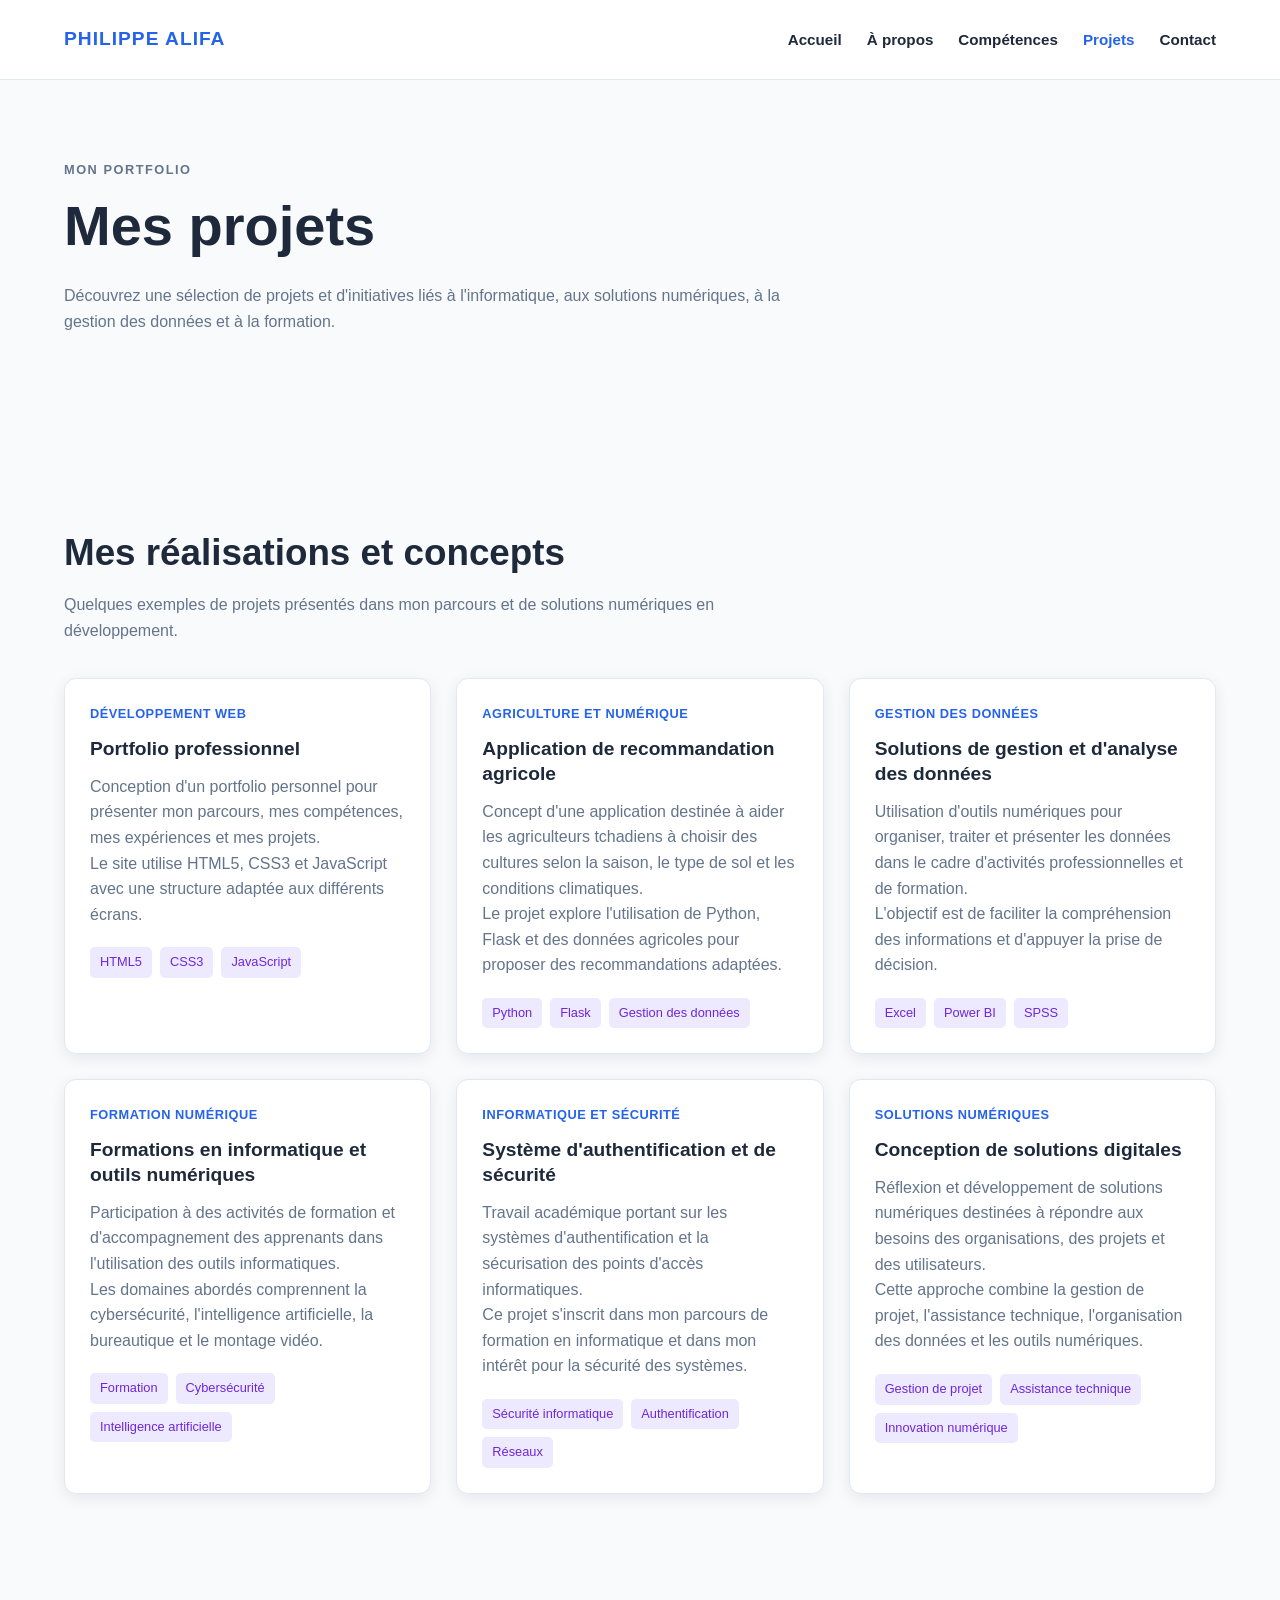
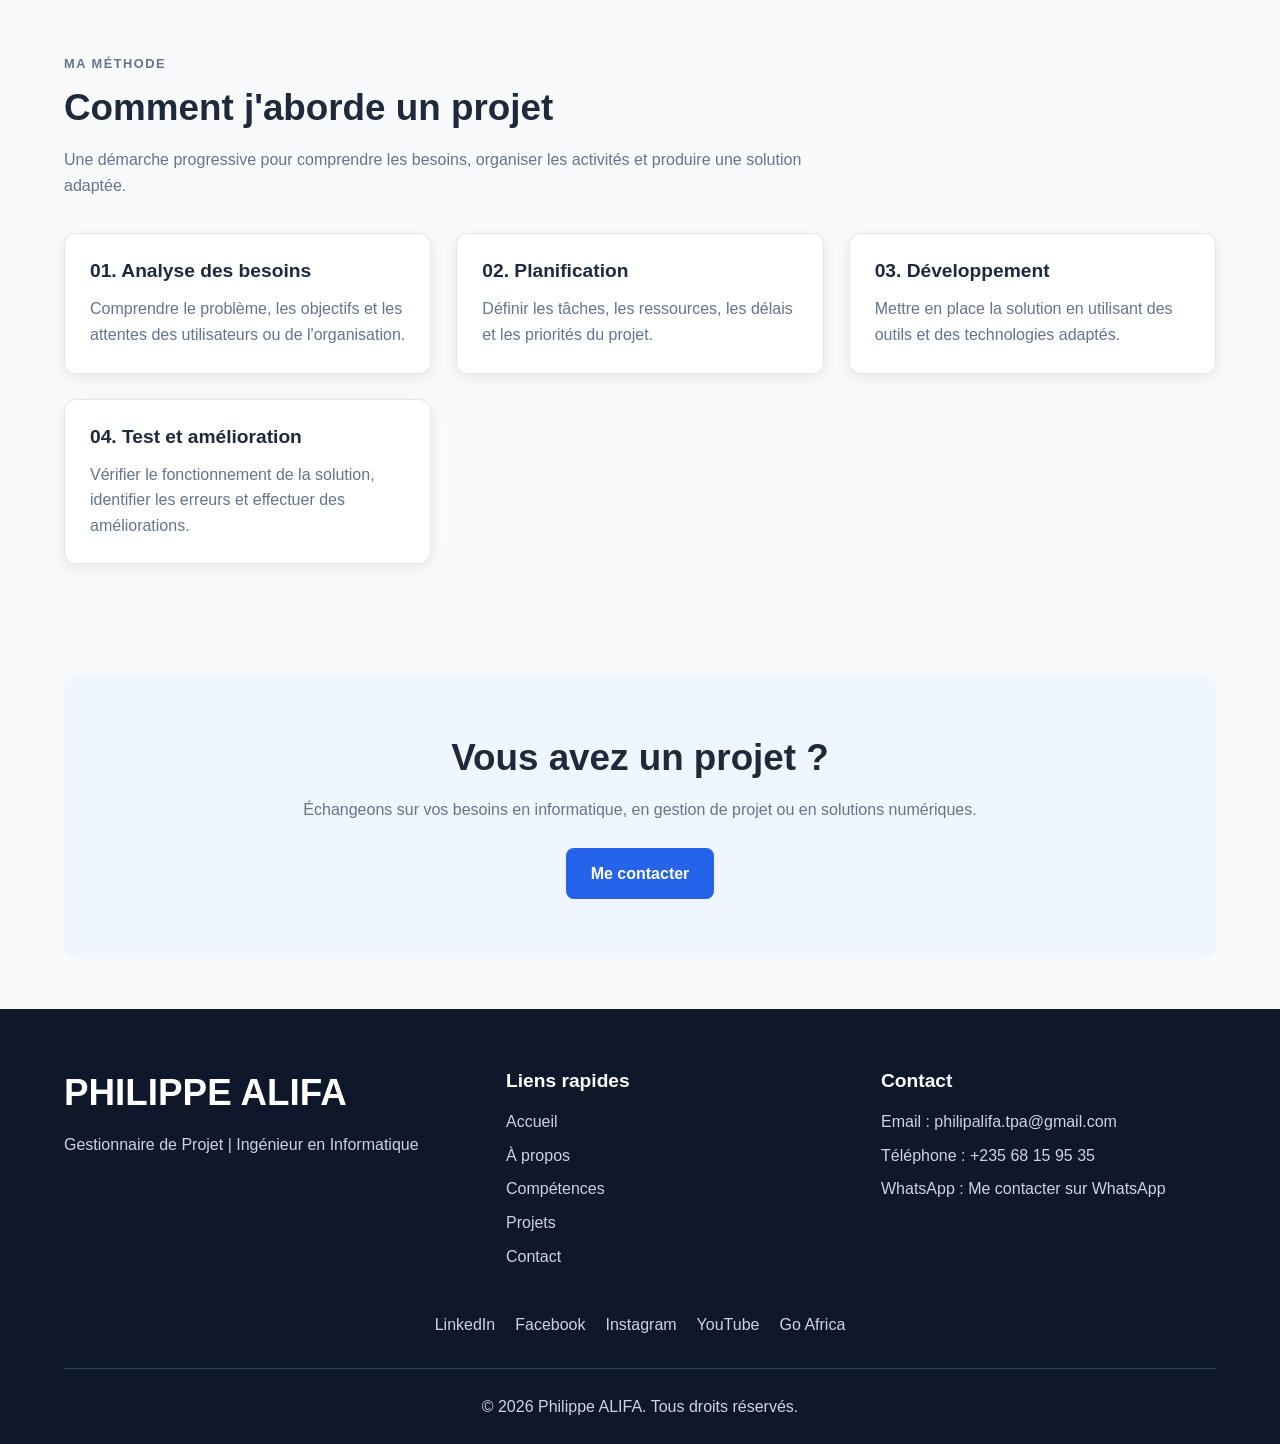
<file: projects.html>
<!DOCTYPE html>
<html lang="fr">

<head>
    <!-- Informations générales de la page -->
    <meta charset="UTF-8">
    <!-- Adaptation aux écrans mobiles et aux tablettes -->
    <meta name="viewport" content="width=device-width, initial-scale=1.0">
    <!-- Description de la page -->
    <meta name="description"
        content="Découvrez les projets numériques, informatiques et de gestion de projet de Philippe ALIFA.">
    <!-- Titre affiché dans l'onglet du navigateur -->
    <title>Mes projets | Philippe ALIFA</title>
    <!-- Liaison avec le fichier CSS principal -->
    <link rel="stylesheet" href="style.css">
</head>

<body>

    <!-- 1. EN-TÊTE DU SITE -->
    <header class="header">
        <!-- Logo du portfolio -->
        <div class="logo">
            <a href="index.html">
                PHILIPPE ALIFA
            </a>
        </div>

        <!-- Menu de navigation principal -->
        <nav class="navbar" aria-label="Navigation principale">
            <ul class="nav-list">
                <li>
                    <a href="index.html">
                        Accueil
                    </a>
                </li>
                <li>
                    <a href="about.html">
                        À propos
                    </a>
                </li>
                <li>
                    <a href="skills.html">
                        Compétences
                    </a>
                </li>
                <li>
                    <a href="projects.html" aria-current="page">
                        Projets
                    </a>
                </li>
                <li>
                    <a href="contact.html">
                        Contact
                    </a>
                </li>
            </ul>
        </nav>
    </header>

    <!-- 2. CONTENU PRINCIPAL -->
    <main>

        <!-- 2.1. INTRODUCTION DE LA PAGE -->
        <section class="section page-introduction">

            <div class="section-heading">
                <p class="section-label">
                    MON PORTFOLIO
                </p>
                <h1>
                    Mes projets
                </h1>
                <p>
                    Découvrez une sélection de projets et d'initiatives
                    liés à l'informatique, aux solutions numériques,
                    à la gestion des données et à la formation.
                </p>
            </div>
        </section>

        <!-- 2.2. PROJET 1 : PORTFOLIO PERSONNEL -->
        <section class="section projects-section">
            <div class="section-heading">
                <h2>
                    Mes réalisations et concepts
                </h2>
                <p>
                    Quelques exemples de projets présentés dans mon
                    parcours et de solutions numériques en développement.
                </p>
            </div>
            <div class="cards-grid">

                <!-- Projet 1 -->
                <article class="card project-card">
                    <div class="project-content">
                        <p class="project-category">
                            Développement web
                        </p>
                        <h3>
                            Portfolio professionnel
                        </h3>
                        <p>
                            Conception d'un portfolio personnel pour
                            présenter mon parcours, mes compétences,
                            mes expériences et mes projets.
                        </p>
                        <p>
                            Le site utilise HTML5, CSS3 et JavaScript
                            avec une structure adaptée aux différents
                            écrans.
                        </p>
                        <ul class="project-technologies">
                            <li>
                                HTML5
                            </li>
                            <li>
                                CSS3
                            </li>
                            <li>
                                JavaScript
                            </li>
                        </ul>
                    </div>
                </article>

                <!-- Projet 2 -->
                <article class="card project-card">
                    <div class="project-content">
                        <p class="project-category">
                            Agriculture et numérique
                        </p>
                        <h3>
                            Application de recommandation agricole
                        </h3>
                        <p>
                            Concept d'une application destinée à aider
                            les agriculteurs tchadiens à choisir des
                            cultures selon la saison, le type de sol
                            et les conditions climatiques.
                        </p>
                        <p>
                            Le projet explore l'utilisation de Python,
                            Flask et des données agricoles pour proposer
                            des recommandations adaptées.
                        </p>
                        <ul class="project-technologies">
                            <li>
                                Python
                            </li>
                            <li>
                                Flask
                            </li>
                            <li>
                                Gestion des données
                            </li>
                        </ul>
                    </div>
                </article>

                <!-- Projet 3 -->
                <article class="card project-card">
                    <div class="project-content">
                        <p class="project-category">
                            Gestion des données
                        </p>
                        <h3>
                            Solutions de gestion et d'analyse des données
                        </h3>
                        <p>
                            Utilisation d'outils numériques pour organiser,
                            traiter et présenter les données dans le cadre
                            d'activités professionnelles et de formation.
                        </p>
                        <p>
                            L'objectif est de faciliter la compréhension
                            des informations et d'appuyer la prise
                            de décision.
                        </p>
                        <ul class="project-technologies">
                            <li>
                                Excel
                            </li>
                            <li>
                                Power BI
                            </li>
                            <li>
                                SPSS
                            </li>
                        </ul>
                    </div>
                </article>

                <!-- Projet 4 -->
                <article class="card project-card">
                    <div class="project-content">
                        <p class="project-category">
                            Formation numérique
                        </p>
                        <h3>
                            Formations en informatique et outils numériques
                        </h3>
                        <p>
                            Participation à des activités de formation
                            et d'accompagnement des apprenants dans
                            l'utilisation des outils informatiques.
                        </p>
                        <p>
                            Les domaines abordés comprennent la
                            cybersécurité, l'intelligence artificielle,
                            la bureautique et le montage vidéo.
                        </p>
                        <ul class="project-technologies">
                            <li>
                                Formation
                            </li>
                            <li>
                                Cybersécurité
                            </li>
                            <li>
                                Intelligence artificielle
                            </li>
                        </ul>
                    </div>
                </article>

                <!-- Projet 5 -->
                <article class="card project-card">
                    <div class="project-content">
                        <p class="project-category">
                            Informatique et sécurité
                        </p>
                        <h3>
                            Système d'authentification et de sécurité
                        </h3>
                        <p>
                            Travail académique portant sur les systèmes
                            d'authentification et la sécurisation des
                            points d'accès informatiques.
                        </p>
                        <p>
                            Ce projet s'inscrit dans mon parcours de
                            formation en informatique et dans mon intérêt
                            pour la sécurité des systèmes.
                        </p>
                        <ul class="project-technologies">
                            <li>
                                Sécurité informatique
                            </li>
                            <li>
                                Authentification
                            </li>
                            <li>
                                Réseaux
                            </li>
                        </ul>
                    </div>
                </article>

                <!-- Projet 6 -->
                <article class="card project-card">
                    <div class="project-content">
                        <p class="project-category">
                            Solutions numériques
                        </p>
                        <h3>
                            Conception de solutions digitales
                        </h3>
                        <p>
                            Réflexion et développement de solutions
                            numériques destinées à répondre aux besoins
                            des organisations, des projets et des utilisateurs.
                        </p>
                        <p>
                            Cette approche combine la gestion de projet,
                            l'assistance technique, l'organisation des
                            données et les outils numériques.
                        </p>
                        <ul class="project-technologies">
                            <li>
                                Gestion de projet
                            </li>
                            <li>
                                Assistance technique
                            </li>
                            <li>
                                Innovation numérique
                            </li>
                        </ul>
                    </div>
                </article>
            </div>
        </section>

        <!-- 2.3. MÉTHODE DE TRAVAIL -->
        <section class="section method-section">
            <div class="section-heading">
                <p class="section-label">
                    MA MÉTHODE
                </p>
                <h2>
                    Comment j'aborde un projet
                </h2>
                <p>
                    Une démarche progressive pour comprendre les besoins,
                    organiser les activités et produire une solution adaptée.
                </p>
            </div>

            <div class="cards-grid">
                <!-- Étape 1 -->
                <article class="card">
                    <h3>
                        01. Analyse des besoins
                    </h3>
                    <p>
                        Comprendre le problème, les objectifs et les
                        attentes des utilisateurs ou de l'organisation.
                    </p>
                </article>

                <!-- Étape 2 -->
                <article class="card">
                    <h3>
                        02. Planification
                    </h3>
                    <p>
                        Définir les tâches, les ressources, les délais
                        et les priorités du projet.
                    </p>
                </article>

                <!-- Étape 3 -->
                <article class="card">
                    <h3>
                        03. Développement
                    </h3>
                    <p>
                        Mettre en place la solution en utilisant des
                        outils et des technologies adaptés.
                    </p>
                </article>

                <!-- Étape 4 -->
                <article class="card">
                    <h3>
                        04. Test et amélioration
                    </h3>
                    <p>
                        Vérifier le fonctionnement de la solution,
                        identifier les erreurs et effectuer des améliorations.
                    </p>
                </article>
            </div>
        </section>

        <!-- 2.4. APPEL À L'ACTION -->
        <section class="section cta-section">
            <div class="cta-content">
                <h2>
                    Vous avez un projet ?
                </h2>
                <p>
                    Échangeons sur vos besoins en informatique,
                    en gestion de projet ou en solutions numériques.
                </p>
                <a href="contact.html" class="btn btn-primary">
                    Me contacter
                </a>
            </div>
        </section>
    </main>

    <!-- 3. PIED DE PAGE -->
    <footer class="footer">

        <div class="footer-content">
            <!-- Présentation du portfolio -->
            <div class="footer-brand">
                <h2>
                    PHILIPPE ALIFA
                </h2>
                <p>
                    Gestionnaire de Projet | Ingénieur en Informatique
                </p>
            </div>

            <!-- Liens rapides -->
            <div class="footer-links">
                <h3>
                    Liens rapides
                </h3>
                <ul>
                    <li>
                        <a href="index.html">
                            Accueil
                        </a>
                    </li>
                    <li>
                        <a href="about.html">
                            À propos
                        </a>
                    </li>
                    <li>
                        <a href="skills.html">
                            Compétences
                        </a>
                    </li>
                    <li>
                        <a href="projects.html">
                            Projets
                        </a>
                    </li>
                    <li>
                        <a href="contact.html">
                            Contact
                        </a>
                    </li>
                </ul>
            </div>

            <!-- Coordonnées -->
            <div class="footer-contact">
                <h3>
                    Contact
                </h3>
                <p>
                    Email :
                    <a href="mailto:philipalifa.tpa@gmail.com">
                        philipalifa.tpa@gmail.com
                    </a>
                </p>
                <p>
                    Téléphone :
                    <a href="tel:+23568159535">
                        +235 68 15 95 35
                    </a>
                </p>
                <p>
                    WhatsApp :
                    <a href="https://wa.me/23593515228" target="_blank">
                        Me contacter sur WhatsApp
                    </a>
                </p>
            </div>
        </div>

        <!-- Réseaux sociaux -->
        <div class="social-links">
            <a href="www.linkedin.com/in/philippe-alifa-65577329b" aria-label="LinkedIn">
                LinkedIn
            </a>
            <a href="https://www.facebook.com/philip.alifa.98" aria-label="Facebook">
                Facebook
            </a>
            <a href="https://www.instagram.com/philip.alifa98/" aria-label="Instagram">
                Instagram
            </a>
            <a href="https://studio.youtube.com/channel/UCODXy73CHc1AhnGASCOPeVA/videos/upload?filter=%5B%5D&sort=%7B%22columnType%22%3A%22date%22%2C%22sortOrder%22%3A%22DESCENDING%22%7D" aria-label="YouTube">
                YouTube
            </a>
            <a href="https://www.goafricaonline.com/td/user/514411-philippe-alifa" aria-label="Go Africa">
                Go Africa
            </a>
        </div>

        <!-- Copyright -->
        <div class="footer-bottom">
            <p>
                &copy; <span id="annee"></span> Philippe ALIFA.
                Tous droits réservés.
            </p>
        </div>
    </footer>
    <!-- Liaison avec le fichier JavaScript -->
    <script src="app.js" defer></script>

</body>
</html>
</file>
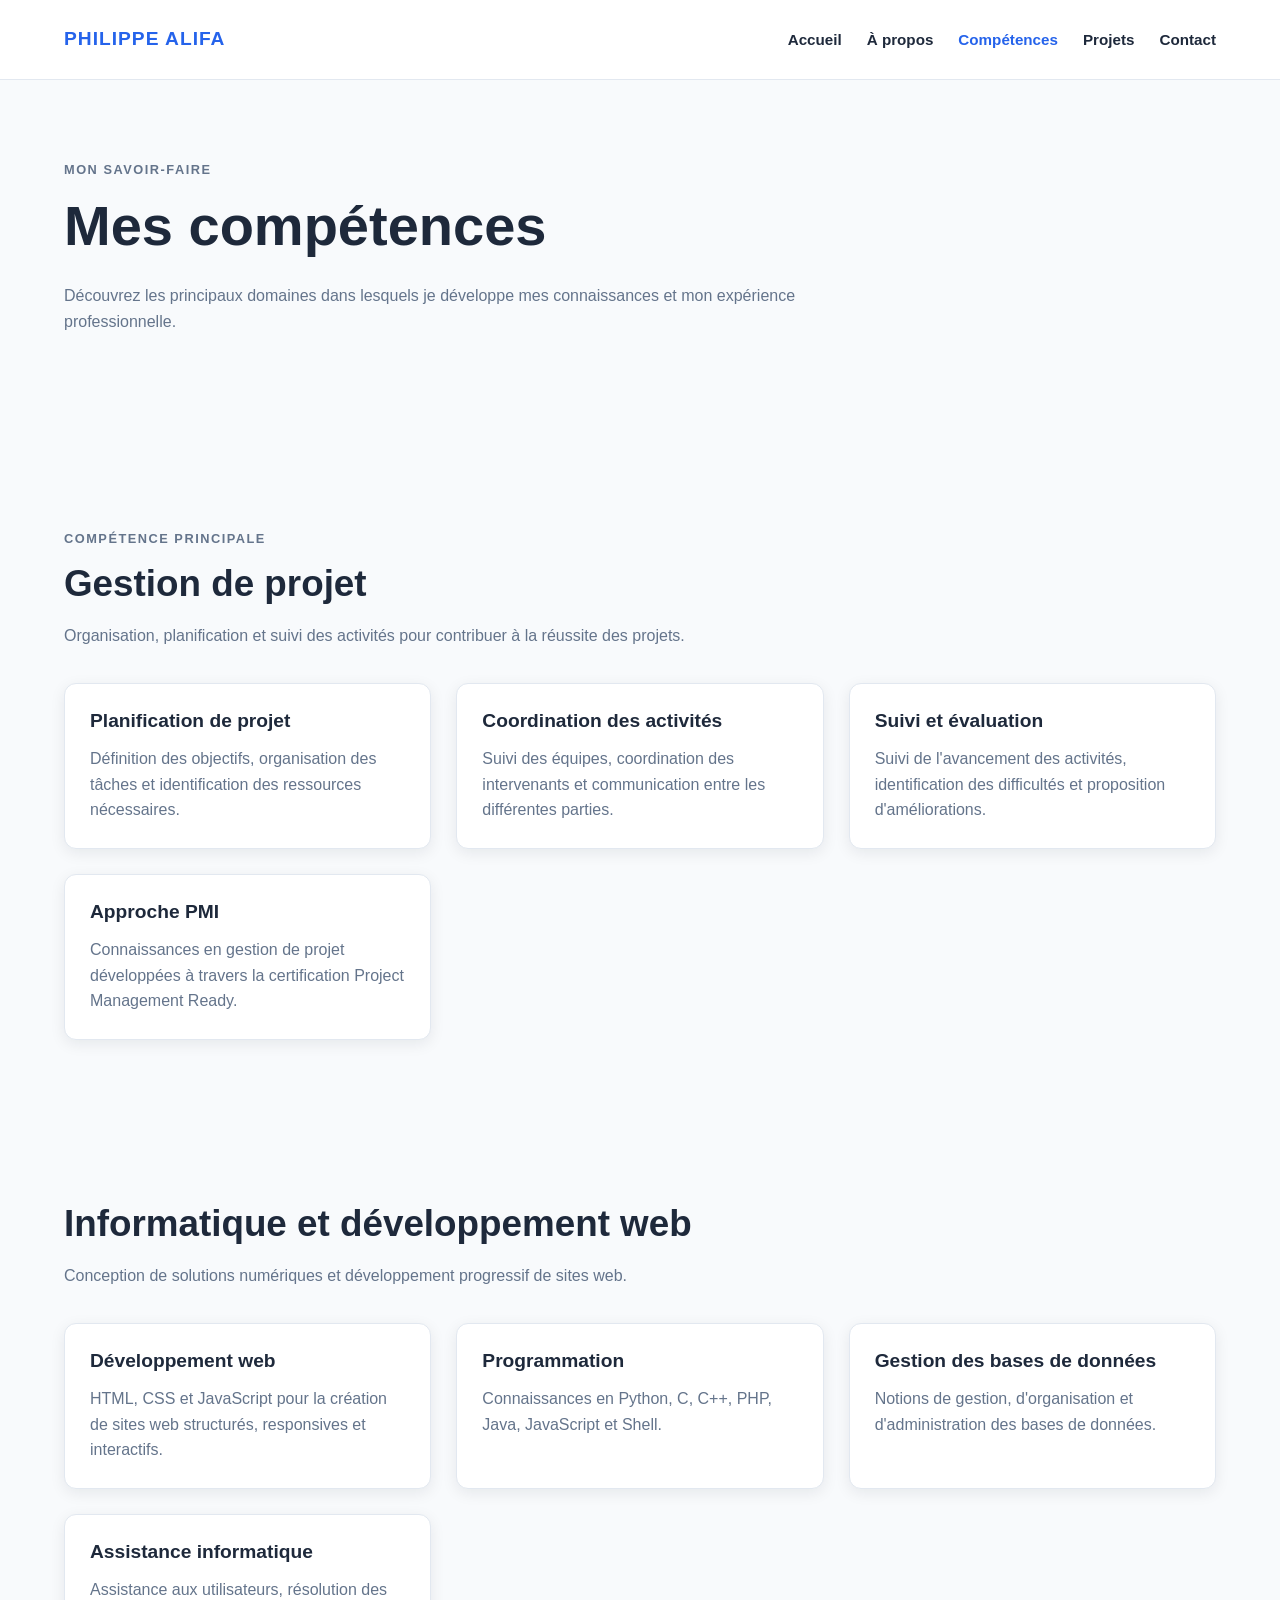
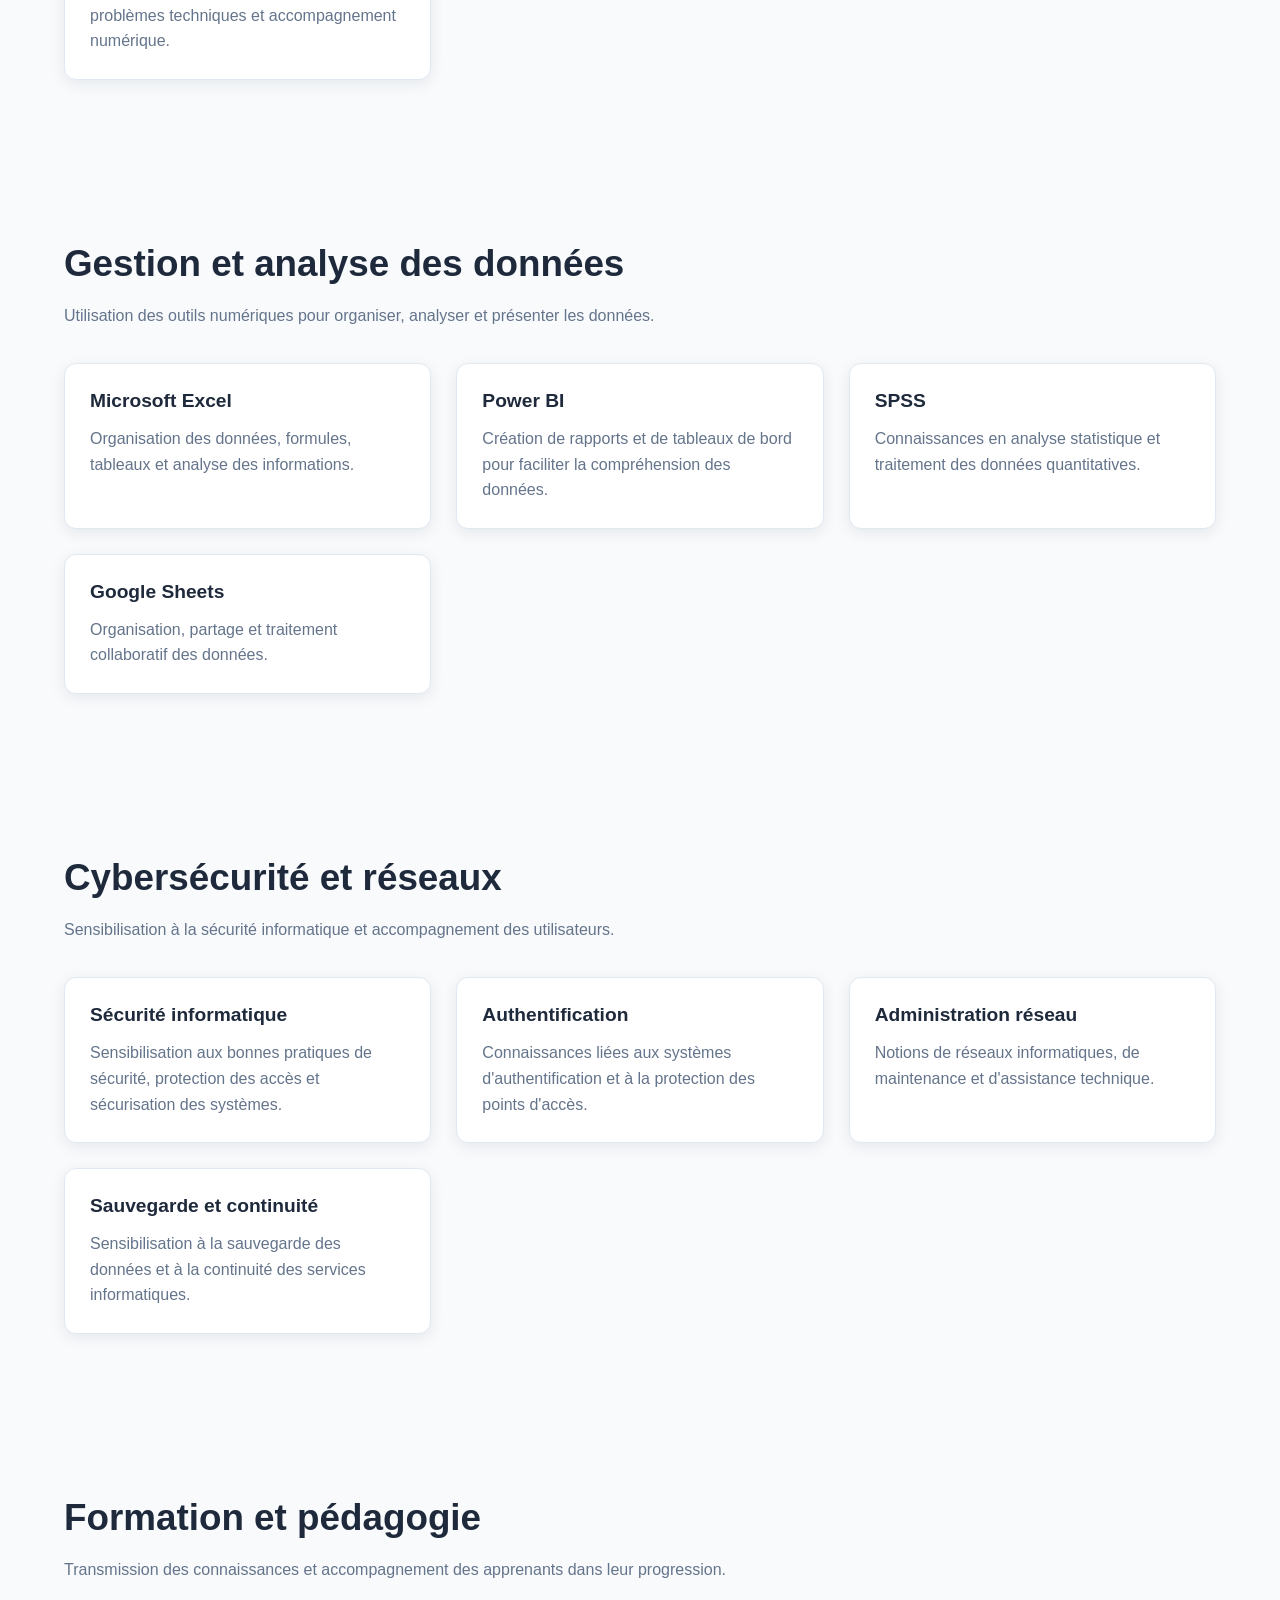
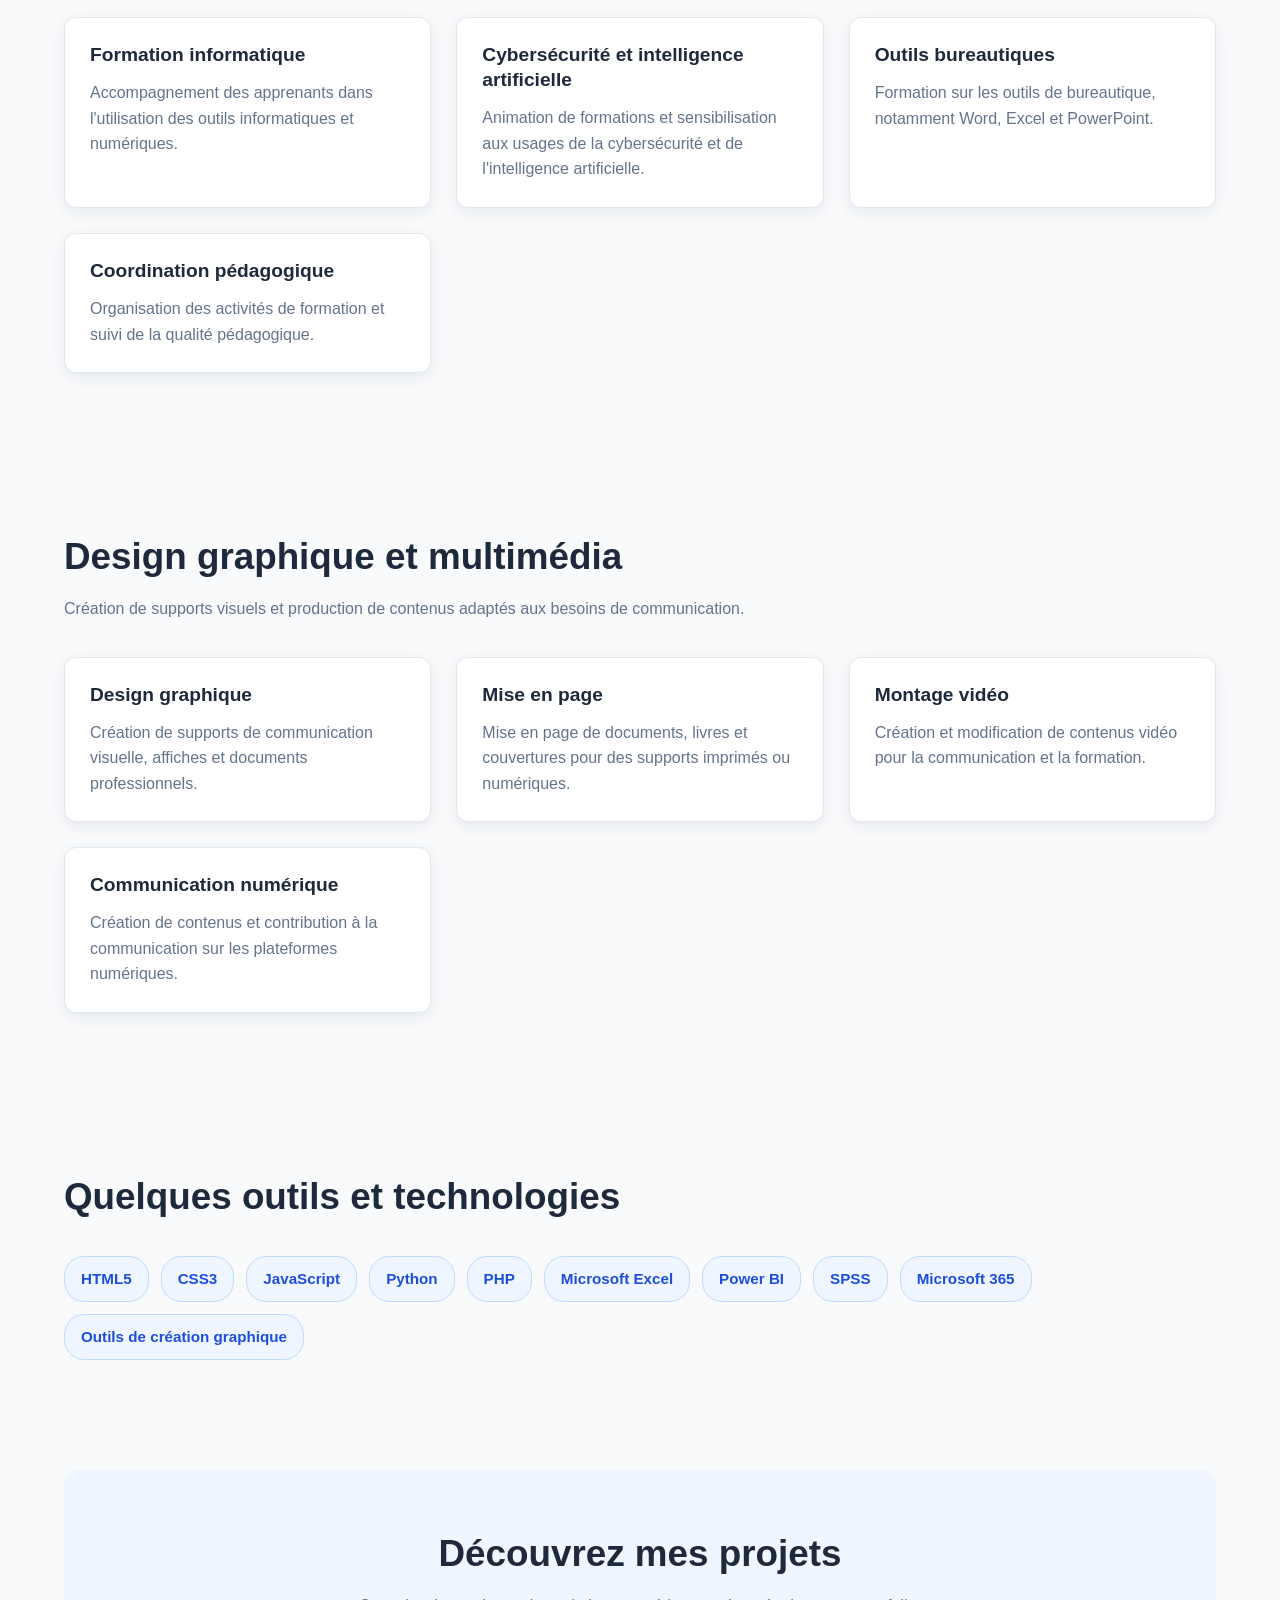
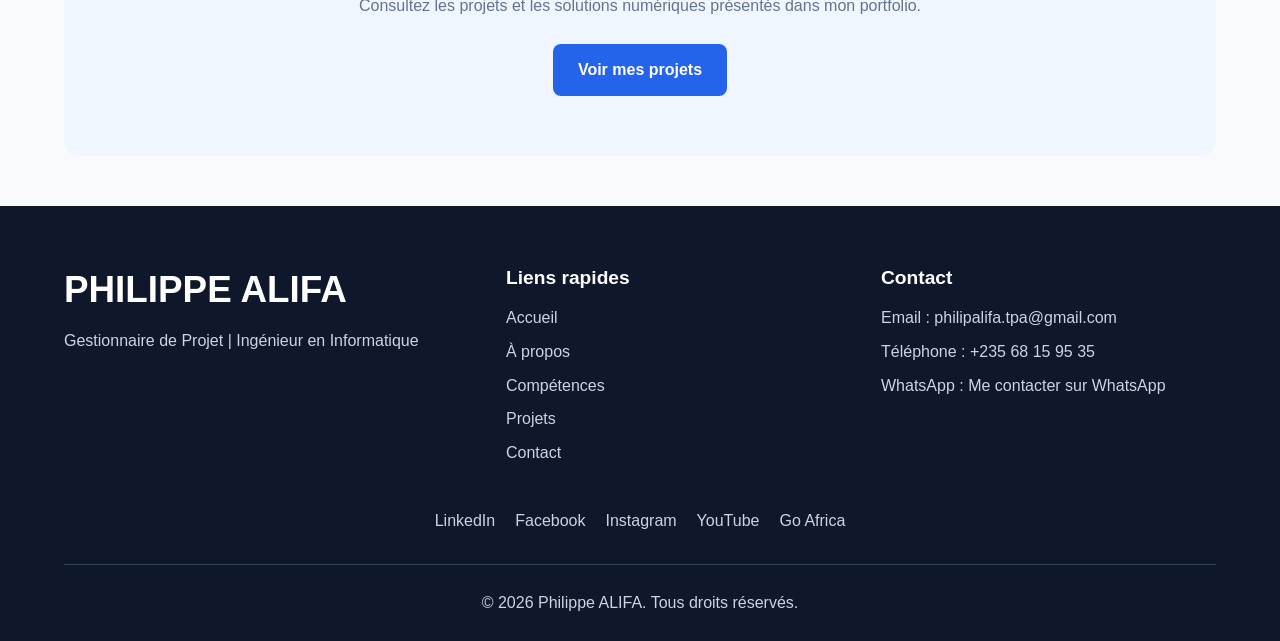
<file: skills.html>
<!DOCTYPE html>
<html lang="fr">

<head>
    <!-- Informations générales de la page -->
    <meta charset="UTF-8">
    <!-- Adaptation aux téléphones et tablettes -->
    <meta name="viewport" content="width=device-width, initial-scale=1.0">
    <!-- Description de la page -->
    <meta name="description"
        content="Découvrez les compétences de Philippe ALIFA en gestion de projet, informatique, données, cybersécurité et formation.">
    <!-- Titre de la page -->
    <title>Compétences | Philippe ALIFA</title>
    <!-- Liaison avec le fichier CSS -->
    <link rel="stylesheet" href="style.css">
</head>

<body>

    <!-- 1. EN-TÊTE DU SITE -->
    <header class="header">
        <!-- Logo du portfolio -->
        <div class="logo">
            <a href="index.html">
                PHILIPPE ALIFA
            </a>
        </div>

        <!-- Menu de navigation -->
        <nav class="navbar" aria-label="Navigation principale">
            <ul class="nav-list">
                <li>
                    <a href="index.html">
                        Accueil
                    </a>
                </li>
                <li>
                    <a href="about.html">
                        À propos
                    </a>
                </li>
                <li>
                    <a href="skills.html" aria-current="page">
                        Compétences
                    </a>
                </li>
                <li>
                    <a href="projects.html">
                        Projets
                    </a>
                </li>
                <li>
                    <a href="contact.html">
                        Contact
                    </a>
                </li>
            </ul>
        </nav>
    </header>

    <!-- 2. CONTENU PRINCIPAL -->
    <main>
        <!-- 2.1. INTRODUCTION -->
        <section class="section page-introduction">
            <div class="section-heading">
                <p class="section-label">
                    MON SAVOIR-FAIRE
                </p>
                <h1>
                    Mes compétences
                </h1>
                <p>
                    Découvrez les principaux domaines dans lesquels
                    je développe mes connaissances et mon expérience
                    professionnelle.
                </p>
            </div>
        </section>

        <!-- 2.2. GESTION DE PROJET -->
        <section class="section skills-section">
            <div class="section-heading">
                <p class="section-label">
                    COMPÉTENCE PRINCIPALE
                </p>
                <h2>
                    Gestion de projet
                </h2>
                <p>
                    Organisation, planification et suivi des activités
                    pour contribuer à la réussite des projets.
                </p>
            </div>

            <div class="cards-grid">
                <article class="card">
                    <h3>
                        Planification de projet
                    </h3>
                    <p>
                        Définition des objectifs, organisation des tâches
                        et identification des ressources nécessaires.
                    </p>
                </article>

                <article class="card">
                    <h3>
                        Coordination des activités
                    </h3>
                    <p>
                        Suivi des équipes, coordination des intervenants
                        et communication entre les différentes parties.
                    </p>
                </article>

                <article class="card">
                    <h3>
                        Suivi et évaluation
                    </h3>
                    <p>
                        Suivi de l'avancement des activités, identification
                        des difficultés et proposition d'améliorations.
                    </p>
                </article>

                <article class="card">
                    <h3>
                        Approche PMI
                    </h3>
                    <p>
                        Connaissances en gestion de projet développées
                        à travers la certification Project Management Ready.
                    </p>
                </article>
            </div>
        </section>

        <!-- 2.3. INFORMATIQUE ET DÉVELOPPEMENT WEB -->
        <section class="section skills-section">
            <div class="section-heading">
                <h2>
                    Informatique et développement web
                </h2>
                <p>
                    Conception de solutions numériques et développement
                    progressif de sites web.
                </p>
            </div>

            <div class="cards-grid">
                <article class="card">
                    <h3>
                        Développement web
                    </h3>
                    <p>
                        HTML, CSS et JavaScript pour la création de sites
                        web structurés, responsives et interactifs.
                    </p>
                </article>

                <article class="card">
                    <h3>
                        Programmation
                    </h3>
                    <p>
                        Connaissances en Python, C, C++, PHP, Java,
                        JavaScript et Shell.
                    </p>
                </article>

                <article class="card">
                    <h3>
                        Gestion des bases de données
                    </h3>
                    <p>
                        Notions de gestion, d'organisation et
                        d'administration des bases de données.
                    </p>
                </article>

                <article class="card">
                    <h3>
                        Assistance informatique
                    </h3>
                    <p>
                        Assistance aux utilisateurs, résolution des
                        problèmes techniques et accompagnement numérique.
                    </p>
                </article>
            </div>
        </section>

        <!-- 2.4. GESTION ET ANALYSE DES DONNÉES -->
        <section class="section skills-section">
            <div class="section-heading">
                <h2>
                    Gestion et analyse des données
                </h2>
                <p>
                    Utilisation des outils numériques pour organiser,
                    analyser et présenter les données.
                </p>
            </div>

            <div class="cards-grid">
                <article class="card">
                    <h3>
                        Microsoft Excel
                    </h3>
                    <p>
                        Organisation des données, formules, tableaux
                        et analyse des informations.
                    </p>
                </article>

                <article class="card">
                    <h3>
                        Power BI
                    </h3>
                    <p>
                        Création de rapports et de tableaux de bord
                        pour faciliter la compréhension des données.
                    </p>
                </article>

                <article class="card">
                    <h3>
                        SPSS
                    </h3>
                    <p>
                        Connaissances en analyse statistique et traitement
                        des données quantitatives.
                    </p>
                </article>

                <article class="card">
                    <h3>
                        Google Sheets
                    </h3>
                    <p>
                        Organisation, partage et traitement collaboratif
                        des données.
                    </p>
                </article>
            </div>
        </section>


        <!-- 2.5. CYBERSÉCURITÉ ET RÉSEAUX -->
        <section class="section skills-section">
            <div class="section-heading">
                <h2>
                    Cybersécurité et réseaux
                </h2>
                <p>
                    Sensibilisation à la sécurité informatique et
                    accompagnement des utilisateurs.
                </p>
            </div>

            <div class="cards-grid">
                <article class="card">
                    <h3>
                        Sécurité informatique
                    </h3>
                    <p>
                        Sensibilisation aux bonnes pratiques de sécurité,
                        protection des accès et sécurisation des systèmes.
                    </p>
                </article>

                <article class="card">
                    <h3>
                        Authentification
                    </h3>
                    <p>
                        Connaissances liées aux systèmes d'authentification
                        et à la protection des points d'accès.
                    </p>
                </article>

                <article class="card">
                    <h3>
                        Administration réseau
                    </h3>
                    <p>
                        Notions de réseaux informatiques, de maintenance
                        et d'assistance technique.
                    </p>
                </article>

                <article class="card">
                    <h3>
                        Sauvegarde et continuité
                    </h3>
                    <p>
                        Sensibilisation à la sauvegarde des données et
                        à la continuité des services informatiques.
                    </p>
                </article>
            </div>
        </section>

        <!-- 2.6. FORMATION ET PÉDAGOGIE -->
        <section class="section skills-section">
            <div class="section-heading">
                <h2>
                    Formation et pédagogie
                </h2>
                <p>
                    Transmission des connaissances et accompagnement
                    des apprenants dans leur progression.
                </p>
            </div>

            <div class="cards-grid">
                <article class="card">
                    <h3>
                        Formation informatique
                    </h3>
                    <p>
                        Accompagnement des apprenants dans l'utilisation
                        des outils informatiques et numériques.
                    </p>
                </article>

                <article class="card">
                    <h3>
                        Cybersécurité et intelligence artificielle
                    </h3>
                    <p>
                        Animation de formations et sensibilisation aux
                        usages de la cybersécurité et de l'intelligence
                        artificielle.
                    </p>
                </article>

                <article class="card">
                    <h3>
                        Outils bureautiques
                    </h3>
                    <p>
                        Formation sur les outils de bureautique,
                        notamment Word, Excel et PowerPoint.
                    </p>
                </article>

                <article class="card">
                    <h3>
                        Coordination pédagogique
                    </h3>
                    <p>
                        Organisation des activités de formation et
                        suivi de la qualité pédagogique.
                    </p>
                </article>
            </div>
        </section>

        <!-- 2.7. DESIGN GRAPHIQUE ET MULTIMÉDIA -->
        <section class="section skills-section">
            <div class="section-heading">
                <h2>
                    Design graphique et multimédia
                </h2>
                <p>
                    Création de supports visuels et production de contenus
                    adaptés aux besoins de communication.
                </p>
            </div>

            <div class="cards-grid">
                <article class="card">
                    <h3>
                        Design graphique
                    </h3>
                    <p>
                        Création de supports de communication visuelle,
                        affiches et documents professionnels.
                    </p>
                </article>

                <article class="card">
                    <h3>
                        Mise en page
                    </h3>
                    <p>
                        Mise en page de documents, livres et couvertures
                        pour des supports imprimés ou numériques.
                    </p>
                </article>

                <article class="card">
                    <h3>
                        Montage vidéo
                    </h3>
                    <p>
                        Création et modification de contenus vidéo
                        pour la communication et la formation.
                    </p>
                </article>

                <article class="card">
                    <h3>
                        Communication numérique
                    </h3>
                    <p>
                        Création de contenus et contribution à la
                        communication sur les plateformes numériques.
                    </p>
                </article>
            </div>
        </section>


        <!-- 2.8. OUTILS UTILISÉS -->
        <section class="section tools-section">
            <div class="section-heading">
                <h2>
                    Quelques outils et technologies
                </h2>
            </div>

            <ul class="skills-list">
                <li>
                    HTML5
                </li>
                <li>
                    CSS3
                </li>
                <li>
                    JavaScript
                </li>
                <li>
                    Python
                </li>
                <li>
                    PHP
                </li>
                <li>
                    Microsoft Excel
                </li>
                <li>
                    Power BI
                </li>
                <li>
                    SPSS
                </li>
                <li>
                    Microsoft 365
                </li>
                <li>
                    Outils de création graphique
                </li>
            </ul>
        </section>

        <!-- 2.9. APPEL À L'ACTION -->
        <section class="section cta-section">
            <div class="cta-content">
                <h2>
                    Découvrez mes projets
                </h2>
                <p>
                    Consultez les projets et les solutions numériques
                    présentés dans mon portfolio.
                </p>
                <a href="projects.html" class="btn btn-primary">
                    Voir mes projets
                </a>
            </div>
        </section>
    </main>

    <!-- 3. PIED DE PAGE -->
    <footer class="footer">
        <div class="footer-content">
            <!-- Présentation rapide -->
            <div class="footer-brand">
                <h2>
                    PHILIPPE ALIFA
                </h2>
                <p>
                    Gestionnaire de Projet | Ingénieur en Informatique
                </p>
            </div>

            <!-- Liens rapides -->
            <div class="footer-links">
                <h3>
                    Liens rapides
                </h3>
                <ul>
                    <li>
                        <a href="index.html">
                            Accueil
                        </a>
                    </li>
                    <li>
                        <a href="about.html">
                            À propos
                        </a>
                    </li>
                    <li>
                        <a href="skills.html">
                            Compétences
                        </a>
                    </li>
                    <li>
                        <a href="projects.html">
                            Projets
                        </a>
                    </li>
                    <li>
                        <a href="contact.html">
                            Contact
                        </a>
                    </li>
                </ul>
            </div>

            <!-- Coordonnées -->
            <div class="footer-contact">
                <h3>
                    Contact
                </h3>
                <p>
                    Email :
                    <a href="mailto:philipalifa.tpa@gmail.com">
                        philipalifa.tpa@gmail.com
                    </a>
                </p>
                <p>
                    Téléphone :
                    <a href="tel:+23568159535">
                        +235 68 15 95 35
                    </a>
                </p>
                <p>
                    WhatsApp :
                    <a href="https://wa.me/23593515228" target="_blank">
                        Me contacter sur WhatsApp
                    </a>
                </p>
            </div>
        </div>

        <!-- Réseaux sociaux -->
        <div class="social-links">
            <a href="www.linkedin.com/in/philippe-alifa-65577329b" aria-label="LinkedIn">
                LinkedIn
            </a>
            <a href="https://www.facebook.com/philip.alifa.98" aria-label="Facebook">
                Facebook
            </a>
            <a href="https://www.instagram.com/philip.alifa98/" aria-label="Instagram">
                Instagram
            </a>
            <a href="https://studio.youtube.com/channel/UCODXy73CHc1AhnGASCOPeVA/videos/upload?filter=%5B%5D&sort=%7B%22columnType%22%3A%22date%22%2C%22sortOrder%22%3A%22DESCENDING%22%7D" aria-label="YouTube">
                YouTube
            </a>
            <a href="https://www.goafricaonline.com/td/user/514411-philippe-alifa" aria-label="Go Africa">
                Go Africa
            </a>
        </div>

        <!-- Copyright -->
        <div class="footer-bottom">
            <p>
                &copy; <span id="annee"></span> Philippe ALIFA.
                Tous droits réservés.
            </p>
        </div>
    </footer>

    <!-- Fichier JavaScript principal -->
    <script src="app.js" defer></script>

</body>
</html>
</file>
<file: style.css>
/* 1. RÉINITIALISATION DES STYLES */

/* Supprime les marges et espacements par défaut */
* {
    margin: 0;
    padding: 0;
    box-sizing: border-box;
}


/* Défilement fluide entre les sections */
html {
    scroll-behavior: smooth;
}


/* Style général du document */
body {
    font-family: Arial, Helvetica, sans-serif;
    background-color: #f8fafc;
    color: #1e293b;
    line-height: 1.6;
}


/* Supprime le soulignement des liens */
a {
    text-decoration: none;
    color: inherit;
}


/* Supprime les puces des listes */
ul {
    list-style: none;
}


/* Les images ne dépassent pas leur conteneur */
img {
    max-width: 100%;
    height: auto;
    display: block;
}


/* Les boutons et les champs utilisent la même police */
button,
input,
textarea {
    font: inherit;
}


/* 2. VARIABLES DE COULEUR */

:root {
    --couleur-principale: #2563eb;
    --couleur-principale-sombre: #1d4ed8;
    --couleur-secondaire: #7c3aed;
    --couleur-fond: #f8fafc;
    --couleur-blanc: #ffffff;
    --couleur-texte: #1e293b;
    --couleur-texte-clair: #64748b;
    --couleur-bordure: #e2e8f0;
    --couleur-succes: #15803d;
    --couleur-erreur: #dc2626;
    --ombre-legere: 0 4px 15px rgba(15, 23, 42, 0.08);
}


/* 3. CONTENEUR PRINCIPAL */

main {
    width: 100%;
}


/* Largeur maximale des sections */
.section {
    width: 90%;
    max-width: 1200px;
    margin: 0 auto;
    padding: 80px 0;
}


/* 4. EN-TÊTE ET NAVIGATION */

.header {
    width: 100%;
    min-height: 80px;
    padding: 20px 5%;
    background-color: var(--couleur-blanc);
    border-bottom: 1px solid var(--couleur-bordure);

    display: flex;
    align-items: center;
    justify-content: space-between;
    gap: 30px;
}


/* Logo du site */
.logo a {
    color: var(--couleur-principale);
    font-size: 1.2rem;
    font-weight: bold;
    letter-spacing: 1px;
}


/* Liste du menu */
.nav-list {
    display: flex;
    align-items: center;
    justify-content: center;
    gap: 25px;
}


/* Liens du menu */
.nav-list a {
    color: var(--couleur-texte);
    font-size: 0.95rem;
    font-weight: 600;
    transition: color 0.3s ease;
}


/* Effet au survol */
.nav-list a:hover,
.nav-list a[aria-current="page"] {
    color: var(--couleur-principale);
}


/* 5. BOUTONS */

.btn {
    display: inline-block;
    padding: 12px 24px;
    border: 1px solid transparent;
    border-radius: 8px;
    cursor: pointer;
    font-weight: 600;
    text-align: center;
    transition:
        background-color 0.3s ease,
        color 0.3s ease,
        border-color 0.3s ease;
}


/* Bouton principal */
.btn-primary {
    background-color: var(--couleur-principale);
    color: var(--couleur-blanc);
}


/* Survol du bouton principal */
.btn-primary:hover {
    background-color: var(--couleur-principale-sombre);
}


/* Bouton secondaire */
.btn-secondary {
    background-color: transparent;
    color: var(--couleur-texte);
    border-color: var(--couleur-bordure);
}


/* Survol du bouton secondaire */
.btn-secondary:hover {
    background-color: #e2e8f0;
}


/* Espacement entre les boutons */
.btn + .btn {
    margin-left: 10px;
}


/* 6. TITRES DES SECTIONS */

.section-heading {
    max-width: 750px;
    margin-bottom: 35px;
}


/* Petit texte situé au-dessus des titres */
.section-label {
    margin-bottom: 10px;
    color: var(--couleur-principale);
    font-size: 0.8rem;
    font-weight: bold;
    letter-spacing: 1.5px;
    text-transform: uppercase;
}


/* Titres principaux */
h1,
h2,
h3,
h4 {
    line-height: 1.3;
}


/* Titre de niveau 1 */
h1 {
    margin-bottom: 20px;
    color: var(--couleur-texte);
    font-size: clamp(2rem, 5vw, 3.5rem);
}


/* Titre de niveau 2 */
h2 {
    margin-bottom: 15px;
    color: var(--couleur-texte);
    font-size: clamp(1.6rem, 3vw, 2.3rem);
}


/* Titre de niveau 3 */
h3 {
    margin-bottom: 12px;
    color: var(--couleur-texte);
    font-size: 1.2rem;
}


/* Texte des sections */
.section-heading p,
.section > p {
    color: var(--couleur-texte-clair);
}


/* 7. SECTION HERO DE LA PAGE D'ACCUEIL */

.hero {
    width: 90%;
    max-width: 1200px;
    min-height: 550px;
    margin: 0 auto;
    padding: 80px 0;

    display: grid;
    grid-template-columns: 1.2fr 1fr;
    align-items: center;
    gap: 50px;
}


/* Texte de la section Hero */
.hero-content {
    max-width: 650px;
}


/* Sous-titre du Hero */
.hero-subtitle {
    margin-bottom: 20px;
    color: var(--couleur-principale);
    font-size: 1.3rem;
    font-weight: bold;
}


/* Description du Hero */
.hero-description {
    margin-bottom: 30px;
    color: var(--couleur-texte-clair);
    font-size: 1.05rem;
}


/* Groupe de boutons du Hero */
.hero-buttons {
    display: flex;
    flex-wrap: wrap;
    gap: 12px;
}


/* Zone de l'image du profil */
.hero-image {
    min-height: 350px;
    border: 2px dashed #cbd5e1;
    border-radius: 20px;
    background-color: #e2e8f0;

    display: flex;
    align-items: center;
    justify-content: center;
    text-align: center;
}


/* Texte du cadre image */
.hero-image p {
    padding: 20px;
    color: var(--couleur-texte-clair);
}


/* 8. GRILLES DE CARTES */

.cards-grid {
    display: grid;
    grid-template-columns: repeat(3, 1fr);
    gap: 25px;
}


/* Style général des cartes */
.card {
    height: 100%;
    padding: 25px;
    border: 1px solid var(--couleur-bordure);
    border-radius: 12px;
    background-color: var(--couleur-blanc);
    box-shadow: var(--ombre-legere);

    transition:
        transform 0.3s ease,
        box-shadow 0.3s ease;
}


/* Effet léger au survol */
.card:hover {
    transform: translateY(-4px);
    box-shadow: 0 8px 20px rgba(15, 23, 42, 0.12);
}


/* Texte des cartes */
.card p {
    color: var(--couleur-texte-clair);
}


/* 9. PRÉSENTATION ET EXPÉRIENCES */

.about-content {
    max-width: 850px;
}


.about-text p {
    margin-bottom: 18px;
    color: var(--couleur-texte-clair);
}


/* Liste des expériences */
.experience-list {
    display: grid;
    grid-template-columns: repeat(2, 1fr);
    gap: 25px;
}


/* Une expérience */
.experience-item {
    padding: 25px;
    border-left: 4px solid var(--couleur-principale);
    border-radius: 8px;
    background-color: var(--couleur-blanc);
    box-shadow: var(--ombre-legere);
}


/* Date de l'expérience */
.experience-date {
    margin-bottom: 10px;
    color: var(--couleur-principale);
    font-size: 0.9rem;
    font-weight: bold;
}


/* Organisation de l'expérience */
.experience-item h4,
.education-item h4 {
    margin-bottom: 12px;
    color: var(--couleur-secondaire);
    font-weight: 600;
}


/* Description de l'expérience */
.experience-item p:last-child,
.education-item p:last-child {
    color: var(--couleur-texte-clair);
}


/* Formation */
.education-item {
    max-width: 700px;
    padding: 30px;
    border-left: 4px solid var(--couleur-secondaire);
    border-radius: 8px;
    background-color: var(--couleur-blanc);
    box-shadow: var(--ombre-legere);
}


/* 10. COMPÉTENCES */

.skills-list {
    display: flex;
    flex-wrap: wrap;
    gap: 12px;
}


/* Élément de la liste des compétences */
.skills-list li {
    padding: 10px 16px;
    border: 1px solid #bfdbfe;
    border-radius: 20px;
    background-color: #eff6ff;
    color: #1d4ed8;
    font-size: 0.95rem;
    font-weight: 600;
}


/* Liste des technologies d'un projet */
.project-technologies {
    display: flex;
    flex-wrap: wrap;
    gap: 8px;
    margin-top: 20px;
}


/* Technologie individuelle */
.project-technologies li {
    padding: 5px 10px;
    border-radius: 5px;
    background-color: #ede9fe;
    color: #6d28d9;
    font-size: 0.8rem;
}


/* Catégorie du projet */
.project-category {
    margin-bottom: 12px;
    color: var(--couleur-principale) !important;
    font-size: 0.8rem;
    font-weight: bold;
    letter-spacing: 0.5px;
    text-transform: uppercase;
}


/* 11. SECTION CONTACT */

.contact-section .cards-grid {
    grid-template-columns: repeat(4, 1fr);
}


/* Liens dans les cartes de contact */
.contact-card a {
    display: inline-block;
    margin-top: 10px;
    color: var(--couleur-principale);
    font-weight: 600;
    overflow-wrap: anywhere;
}


/* Effet au survol des liens de contact */
.contact-card a:hover {
    color: var(--couleur-principale-sombre);
    text-decoration: underline;
}


/* 12. FORMULAIRE DE CONTACT */

.contact-form {
    max-width: 800px;
    padding: 35px;
    border: 1px solid var(--couleur-bordure);
    border-radius: 12px;
    background-color: var(--couleur-blanc);
    box-shadow: var(--ombre-legere);
}


/* Groupe contenant un label et un champ */
.form-group {
    margin-bottom: 22px;
}


/* Étiquette des champs */
.form-group label {
    display: block;
    margin-bottom: 8px;
    color: var(--couleur-texte);
    font-weight: 600;
}


/* Champs texte et zone de texte */
.form-group input,
.form-group textarea {
    width: 100%;
    padding: 12px 14px;
    border: 1px solid #cbd5e1;
    border-radius: 8px;
    background-color: var(--couleur-blanc);
    color: var(--couleur-texte);
    outline: none;
    transition: border-color 0.3s ease, box-shadow 0.3s ease;
}


/* Hauteur minimale de la zone de message */
.form-group textarea {
    min-height: 150px;
    resize: vertical;
}


/* Apparence du champ sélectionné */
.form-group input:focus,
.form-group textarea:focus {
    border-color: var(--couleur-principale);
    box-shadow: 0 0 0 3px rgba(37, 99, 235, 0.12);
}


/* Messages d'erreur des champs */
.form-error {
    display: block;
    min-height: 20px;
    margin-top: 5px;
    color: var(--couleur-erreur);
    font-size: 0.85rem;
}


/* Message général du formulaire */
.form-message {
    min-height: 25px;
    margin-bottom: 15px;
    font-weight: 600;
}


/* Message de succès */
.form-message.success {
    color: var(--couleur-succes);
}


/* Message d'erreur général */
.form-message.error {
    color: var(--couleur-erreur);
}


/* Champ contenant une erreur */
.form-group input.input-error,
.form-group textarea.input-error {
    border-color: var(--couleur-erreur);
}


/* 13. SECTION APPEL À L'ACTION */

.cta-section {
    margin-top: 30px;
    margin-bottom: 50px;
    padding: 60px 30px;
    border-radius: 15px;
    background-color: #eff6ff;
    text-align: center;
}


/* Contenu de l'appel à l'action */
.cta-content {
    max-width: 750px;
    margin: 0 auto;
}


/* Texte de l'appel à l'action */
.cta-content p {
    margin-bottom: 25px;
    color: var(--couleur-texte-clair);
}


/* 14. PIED DE PAGE */

.footer {
    padding: 60px 5% 25px;
    background-color: #0f172a;
    color: var(--couleur-blanc);
}


/* Organisation du contenu du pied de page */
.footer-content {
    max-width: 1200px;
    margin: 0 auto 35px;

    display: grid;
    grid-template-columns: 1.2fr 1fr 1fr;
    gap: 40px;
}


/* Titres du pied de page */
.footer h2,
.footer h3 {
    margin-bottom: 15px;
    color: var(--couleur-blanc);
}


/* Texte du pied de page */
.footer p {
    color: #cbd5e1;
}


/* Liens du pied de page */
.footer a {
    color: #cbd5e1;
    transition: color 0.3s ease;
}


/* Effet au survol */
.footer a:hover {
    color: var(--couleur-blanc);
}


/* Liens rapides */
.footer-links li {
    margin-bottom: 8px;
}


/* Coordonnées */
.footer-contact p {
    margin-bottom: 8px;
}


/* Réseaux sociaux */
.social-links {
    max-width: 1200px;
    margin: 0 auto 30px;

    display: flex;
    flex-wrap: wrap;
    justify-content: center;
    gap: 20px;
}


/* Ligne du copyright */
.footer-bottom {
    padding-top: 25px;
    border-top: 1px solid #334155;
    text-align: center;
}


/* 15. RESPONSIVE : TABLETTES
   Écran inférieur ou égal à 992px */

@media screen and (max-width: 992px) {

    /* Réduction de la grille Hero */
    .hero {
        grid-template-columns: 1fr;
        gap: 35px;
        text-align: center;
    }


    /* Centrage du contenu Hero */
    .hero-content {
        max-width: 100%;
    }


    /* Centrage des boutons */
    .hero-buttons {
        justify-content: center;
    }


    /* Réduction des cartes */
    .cards-grid {
        grid-template-columns: repeat(2, 1fr);
    }


    /* Réduction des informations de contact */
    .contact-section .cards-grid {
        grid-template-columns: repeat(2, 1fr);
    }


    /* Réduction des expériences */
    .experience-list {
        grid-template-columns: 1fr;
    }


    /* Pied de page */
    .footer-content {
        grid-template-columns: repeat(2, 1fr);
    }

}


/* =========================================
   16. RESPONSIVE : TÉLÉPHONES
   Écran inférieur ou égal à 600px
   ========================================= */

@media screen and (max-width: 600px) {

    /* En-tête vertical */
    .header {
        flex-direction: column;
        align-items: center;
        padding: 20px;
    }


    /* Menu vertical */
    .nav-list {
        flex-wrap: wrap;
        gap: 12px 18px;
    }


    /* Sections moins espacées */
    .section {
        width: 90%;
        padding: 50px 0;
    }


    /* Hero */
    .hero {
        width: 90%;
        min-height: auto;
        padding: 50px 0;
    }


    /* Titre principal */
    h1 {
        font-size: 2.2rem;
    }


    /* Boutons sur toute la largeur disponible */
    .hero-buttons {
        flex-direction: column;
        align-items: stretch;
    }


    .hero-buttons .btn {
        width: 100%;
    }


    /* Une seule colonne pour les cartes */
    .cards-grid {
        grid-template-columns: 1fr;
    }


    /* Une seule colonne pour les contacts */
    .contact-section .cards-grid {
        grid-template-columns: 1fr;
    }


    /* Formulaire */
    .contact-form {
        padding: 22px;
    }


    /* Boutons du formulaire */
    .contact-form .btn {
        width: 100%;
        margin-bottom: 10px;
    }


    /* Annule l'espacement horizontal entre les boutons */
    .btn + .btn {
        margin-left: 0;
    }


    /* Pied de page sur une colonne */
    .footer-content {
        grid-template-columns: 1fr;
        text-align: center;
    }


    /* Liste des compétences centrée */
    .skills-list {
        justify-content: center;
    }


    /* Réseaux sociaux */
    .social-links {
        gap: 12px;
    }

}

/* PAGE DES MESSAGES */
.messages-container {
    display: flex;
    flex-direction: column;
    gap: 24px;
    margin-top: 30px;
}
.message-card {
    padding: 24px;
    background-color: #ffffff;
    border: 1px solid #e5e7eb;
    border-radius: 12px;
    box-shadow: 0 4px 12px rgba(0, 0, 0, 0.06);
}
.message-card-header {
    display: flex;
    justify-content: space-between;
    align-items: center;
    gap: 20px;
    margin-bottom: 18px;
    padding-bottom: 14px;
    border-bottom: 1px solid #e5e7eb;
}
.message-card-header h3 {
    margin: 0;
    color: #1f2937;
}
.message-card-header span {
    color: #6b7280;
    font-size: 0.85rem;
}
.message-card p {
    margin-bottom: 12px;
    line-height: 1.7;
    overflow-wrap: anywhere;
}
.btn-danger {
    margin-top: 12px;
    background-color: #dc2626;
    color: #ffffff;
    border: none;
    cursor: pointer;
}
.btn-danger:hover {
    background-color: #b91c1c;
}
/* RESPONSIVE - PAGE DES MESSAGES */
@media (max-width: 600px) {
    .message-card {
        padding: 18px;
    }
    .message-card-header {
        flex-direction: column;
        align-items: flex-start;
        gap: 8px;
    }
}
</file>
